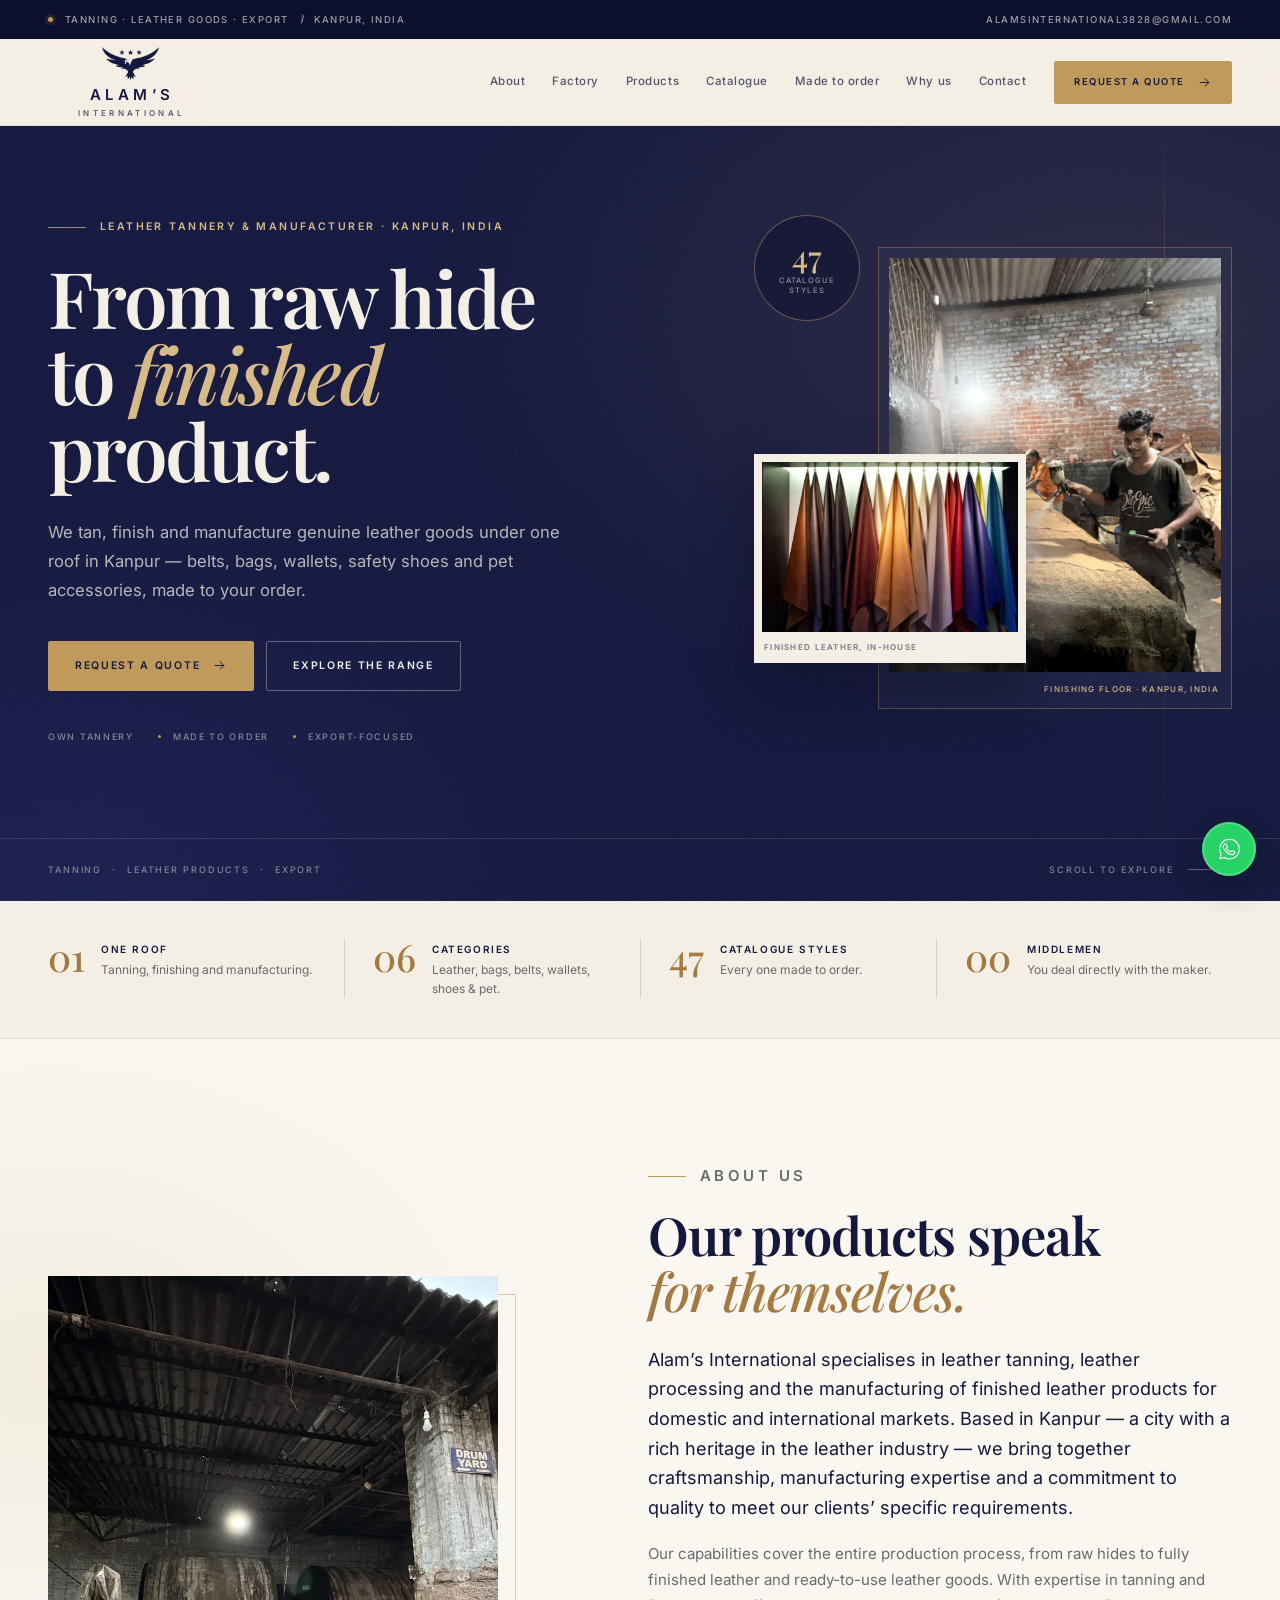
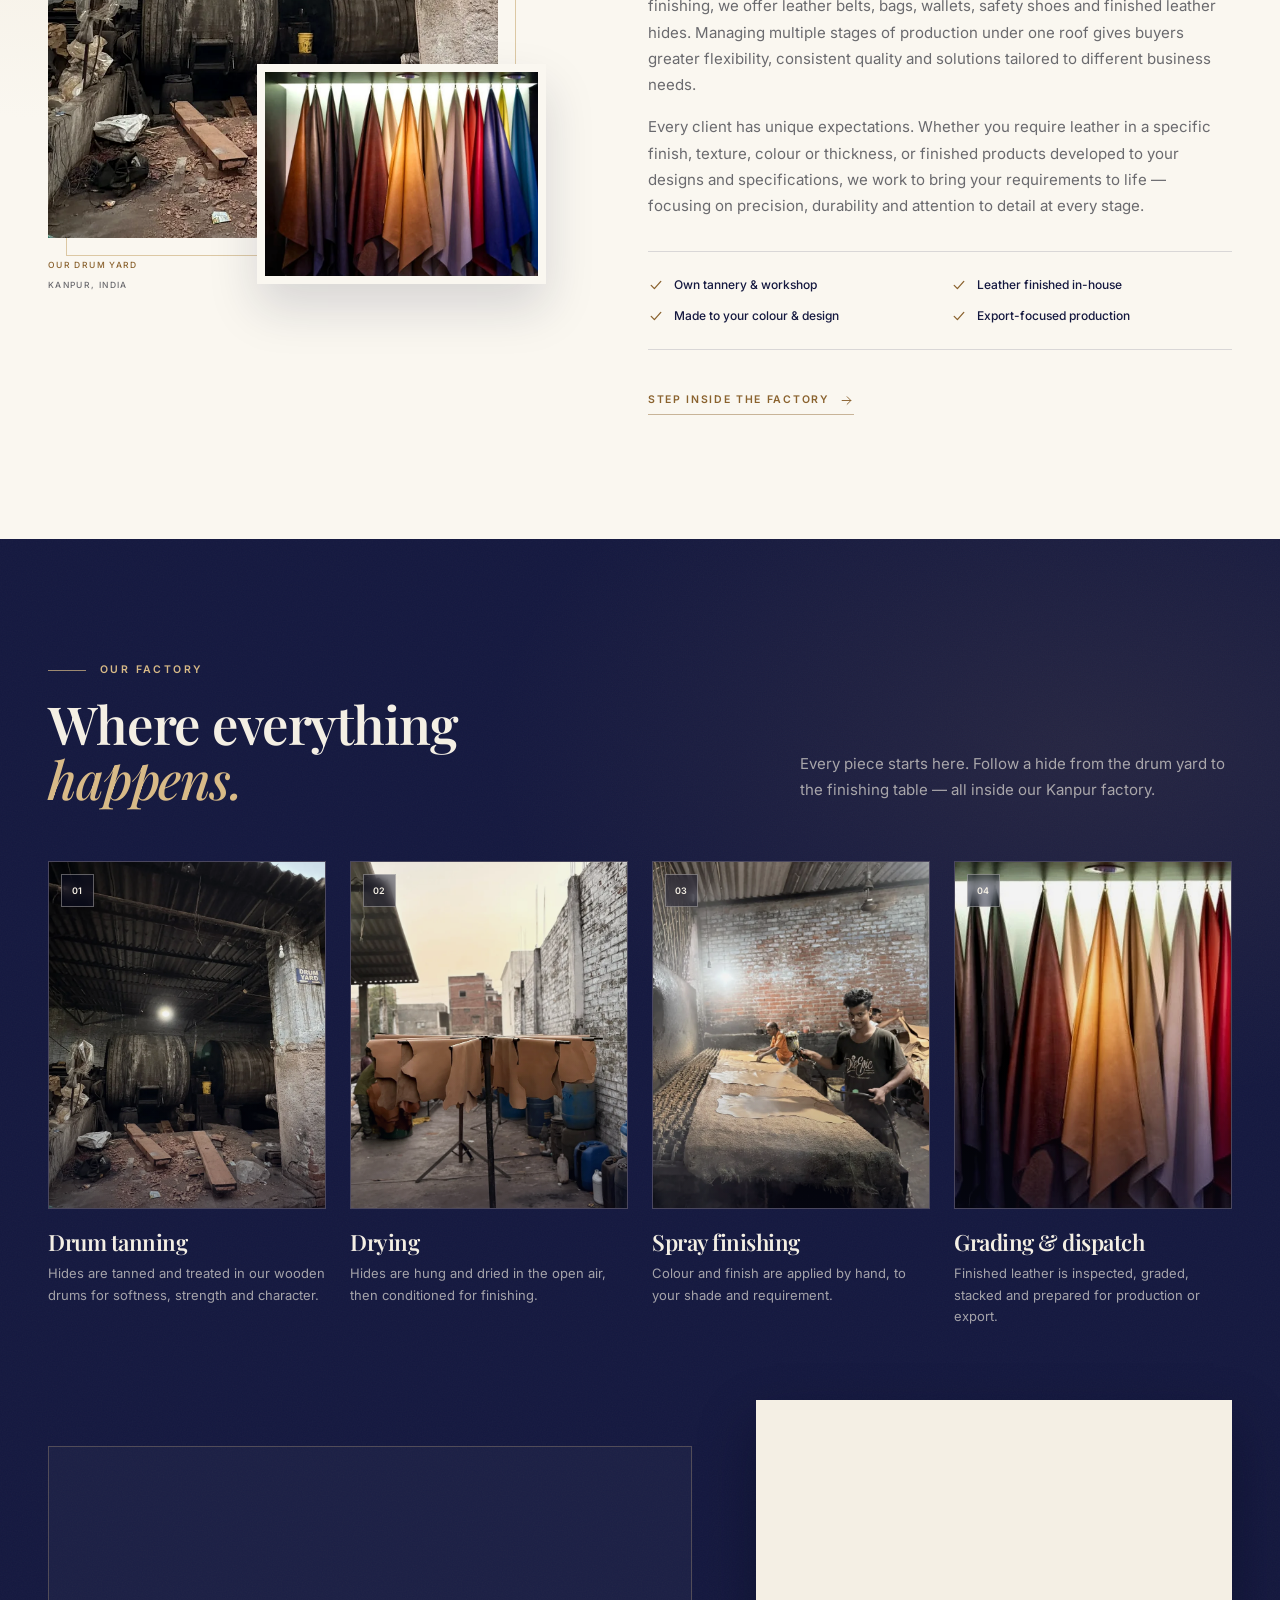
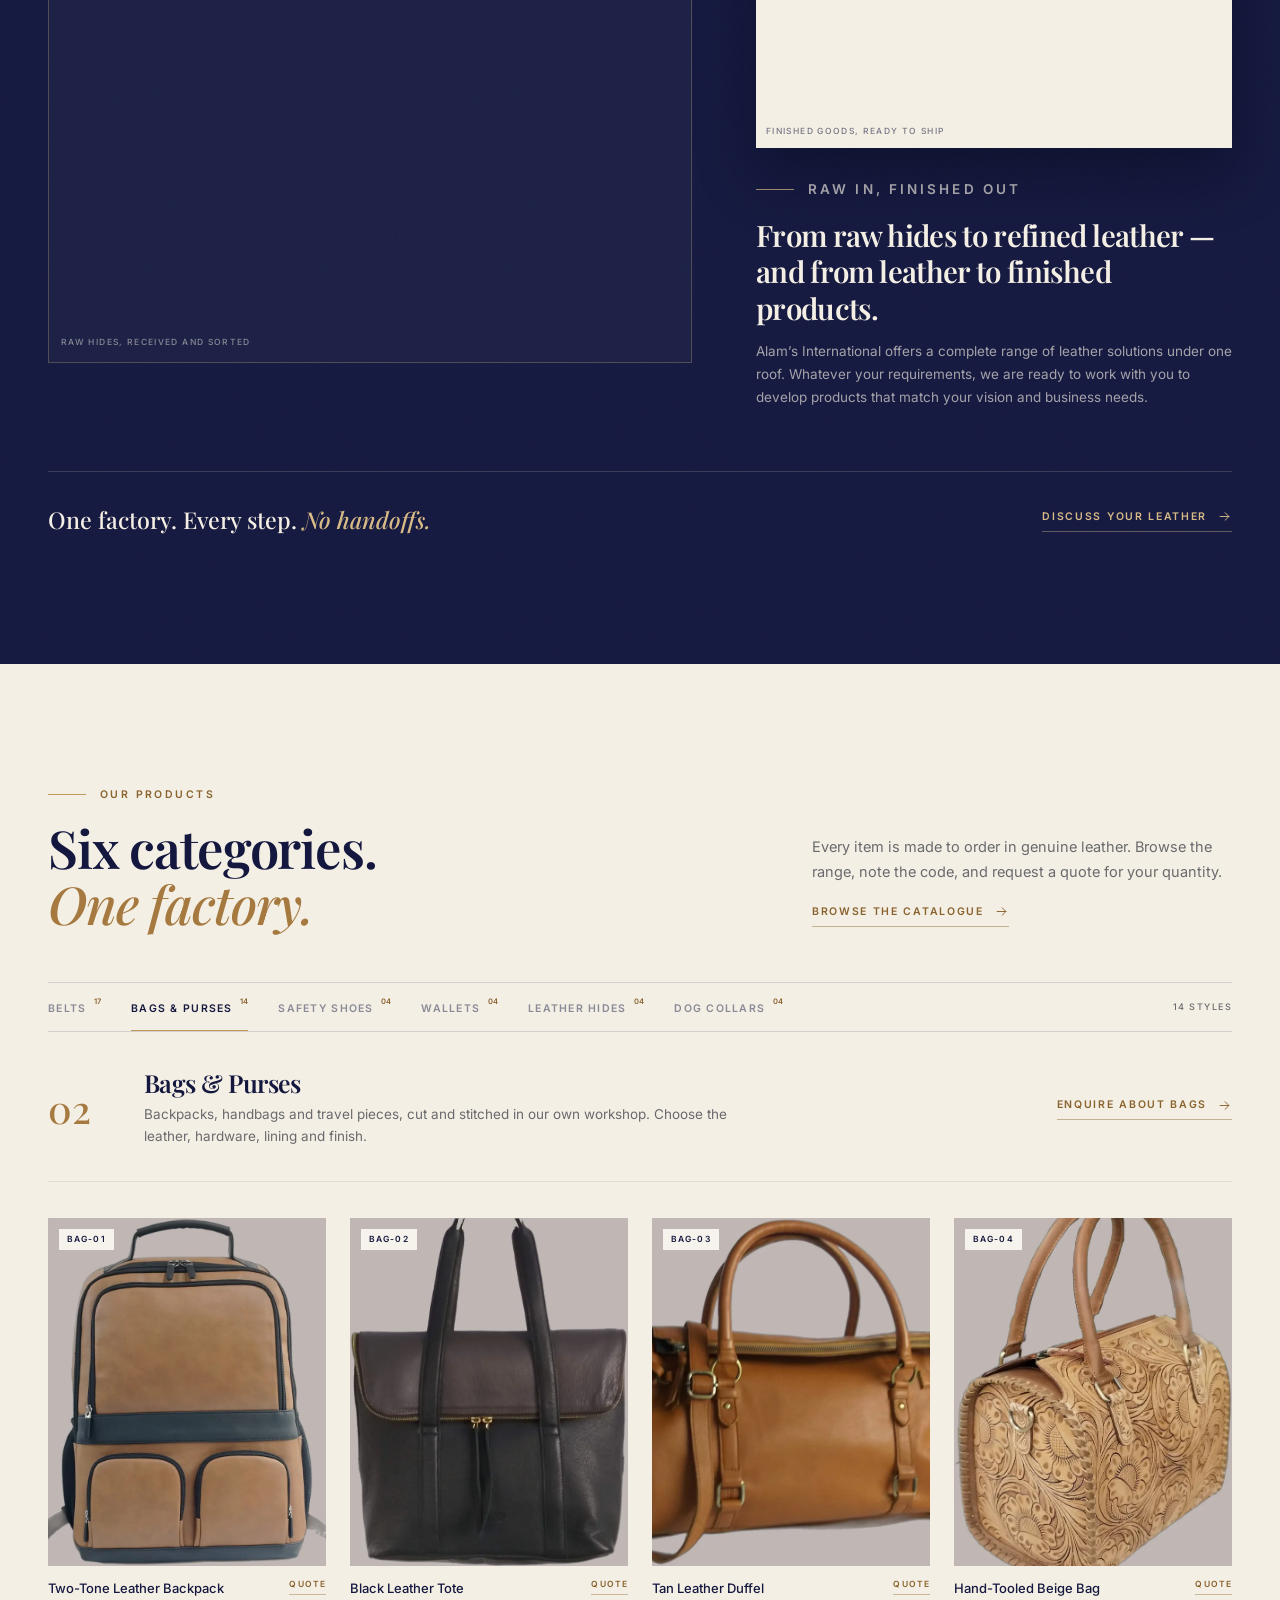
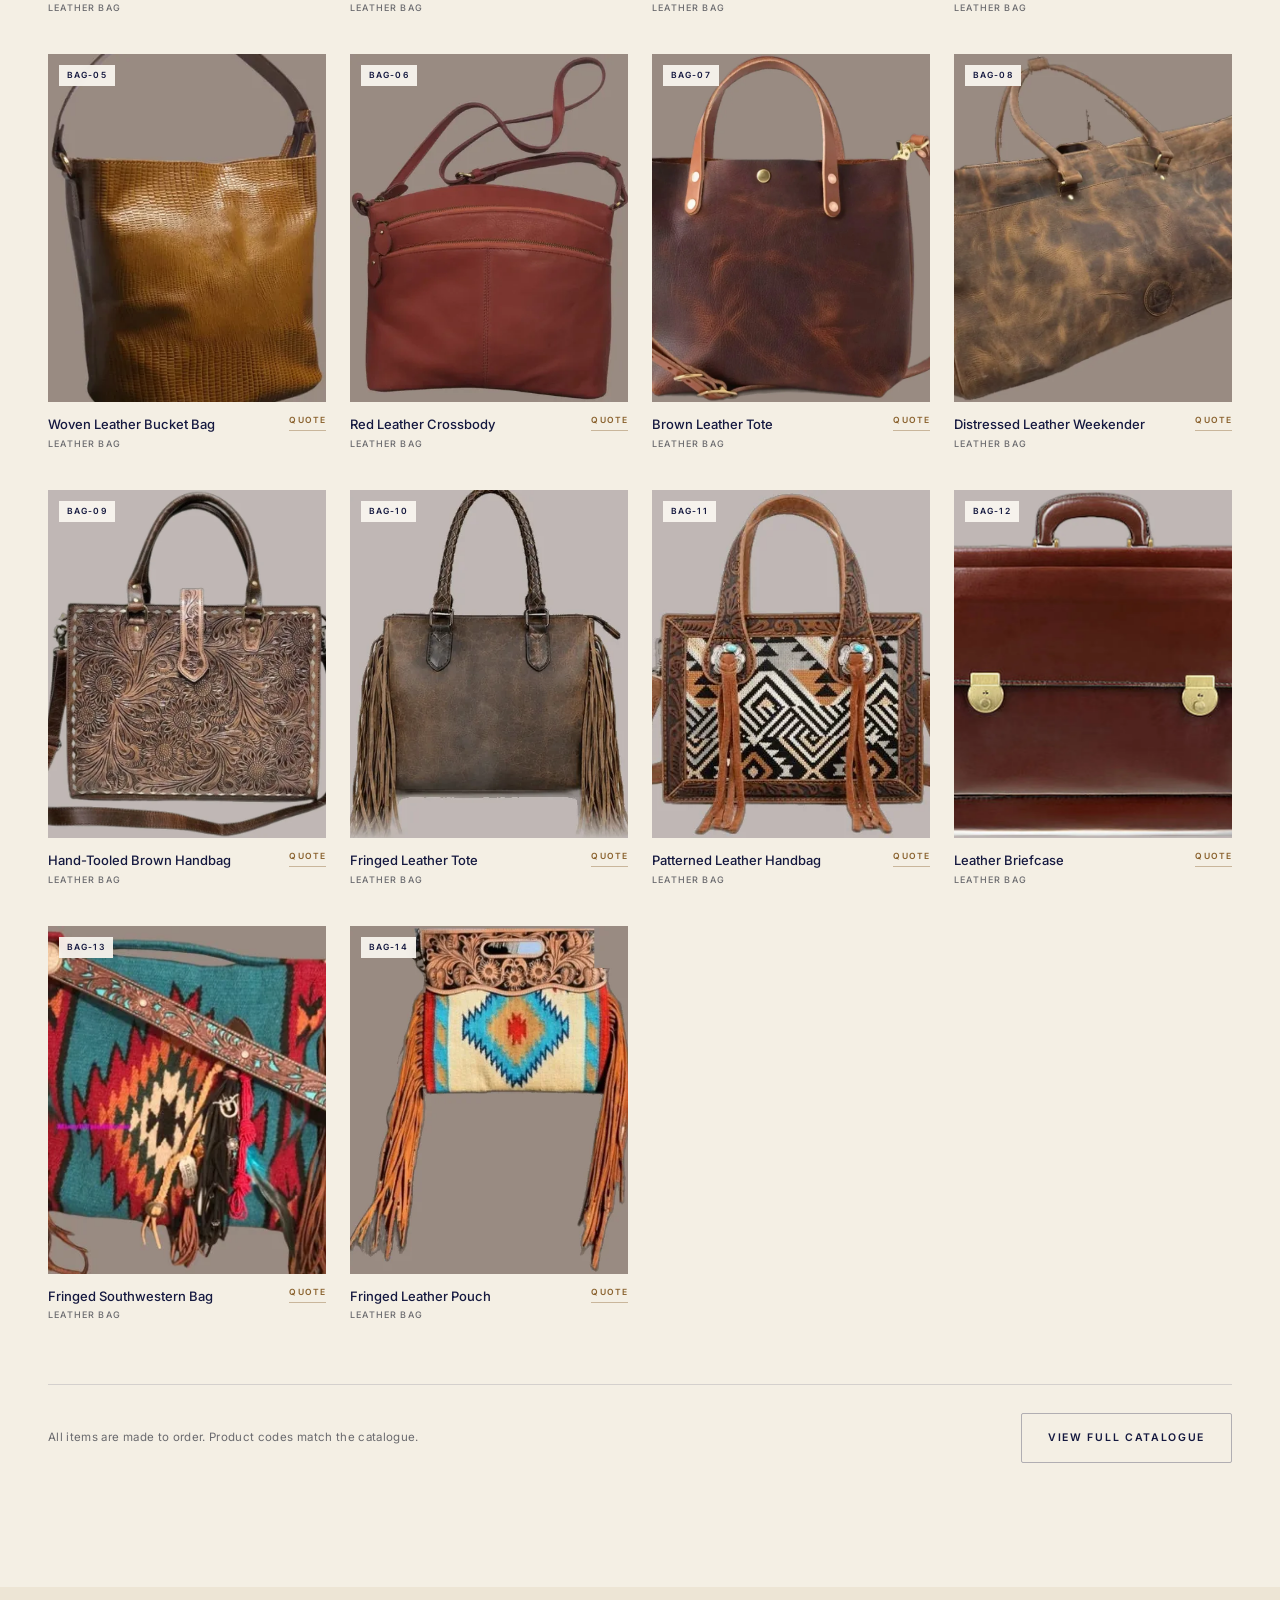
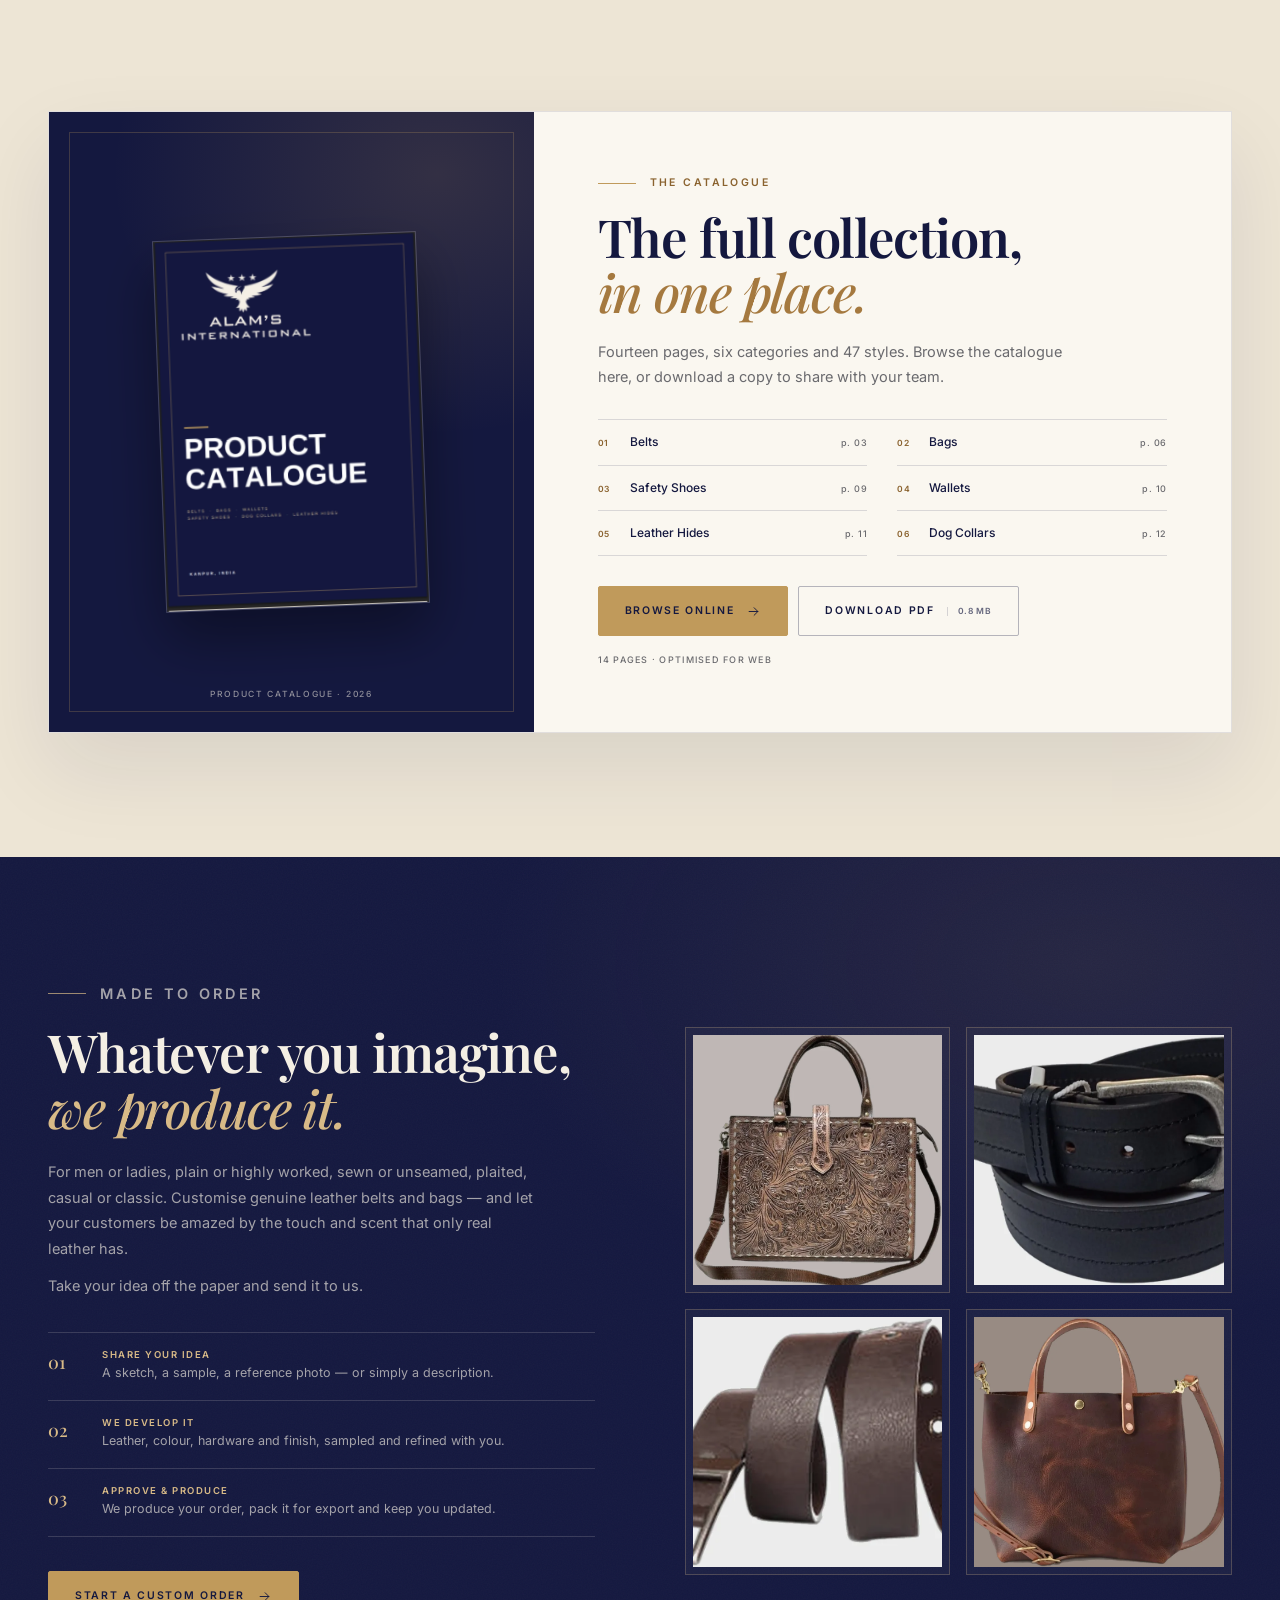
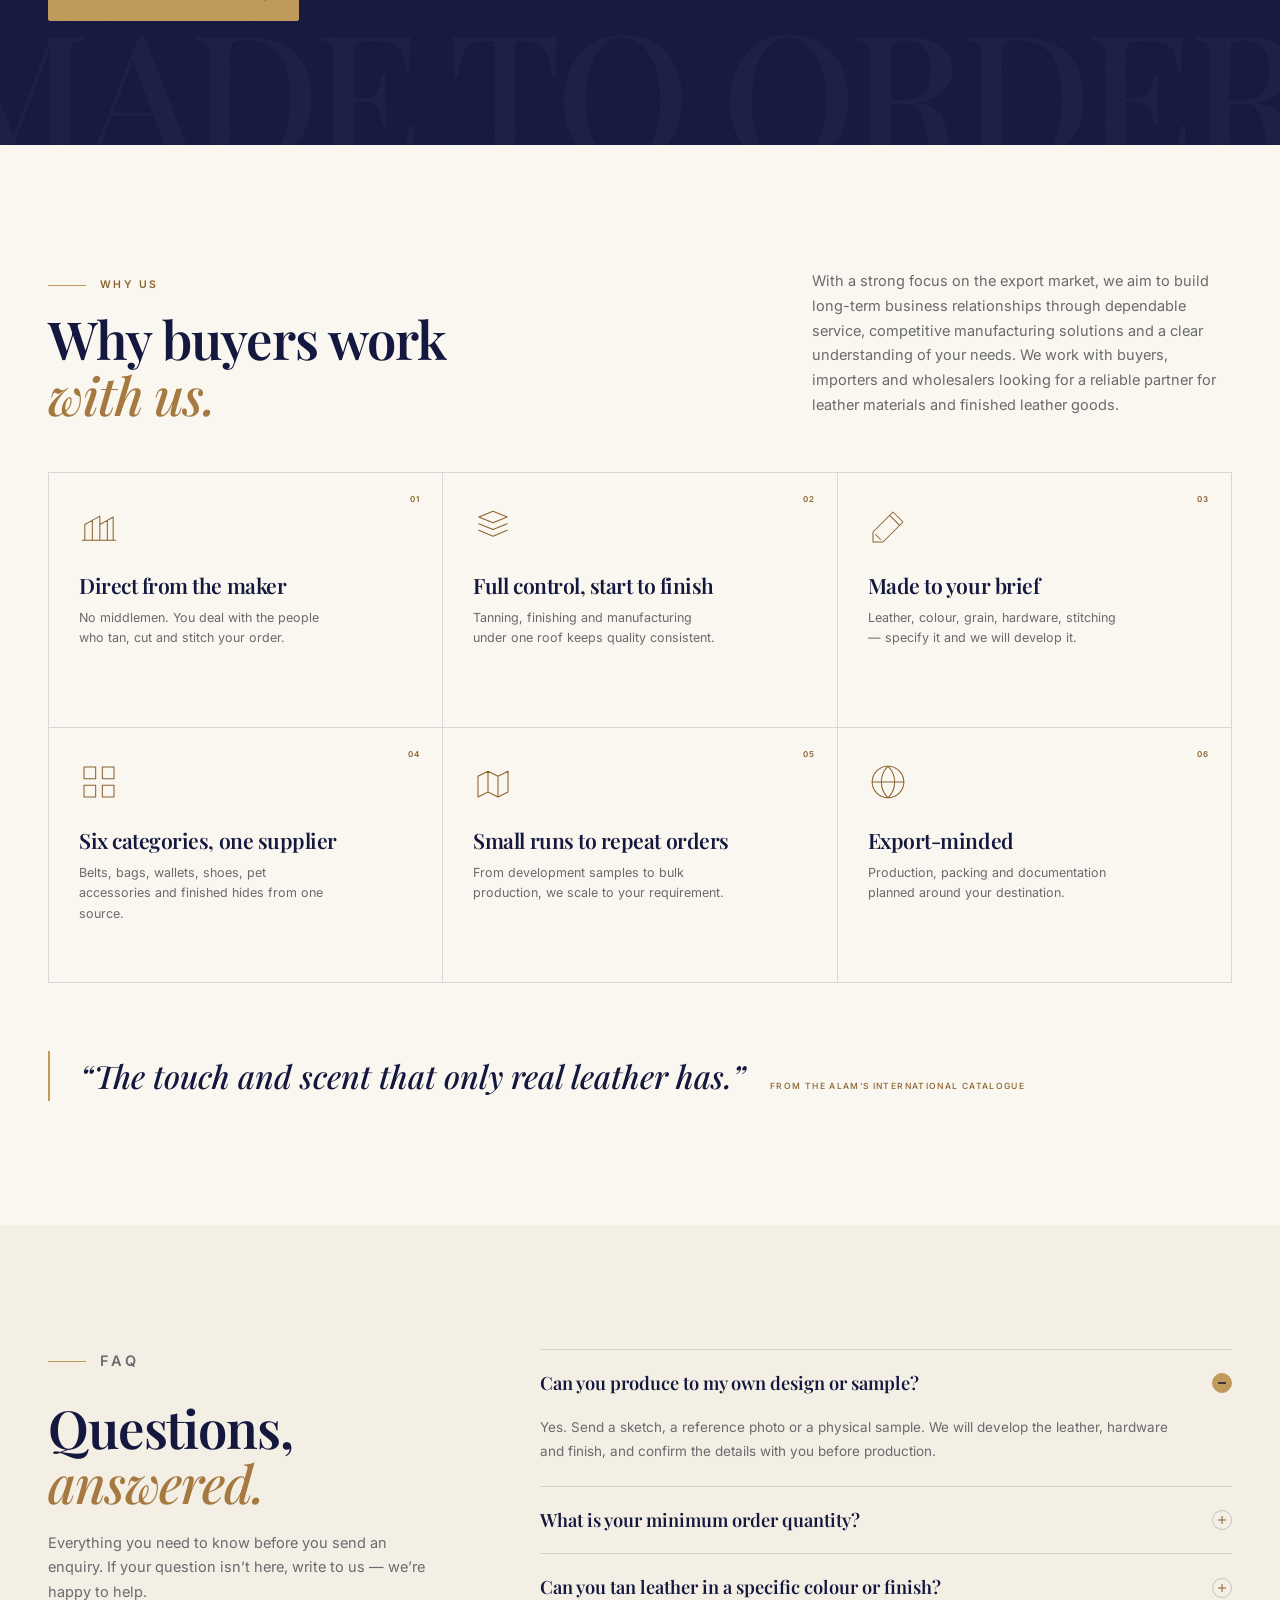
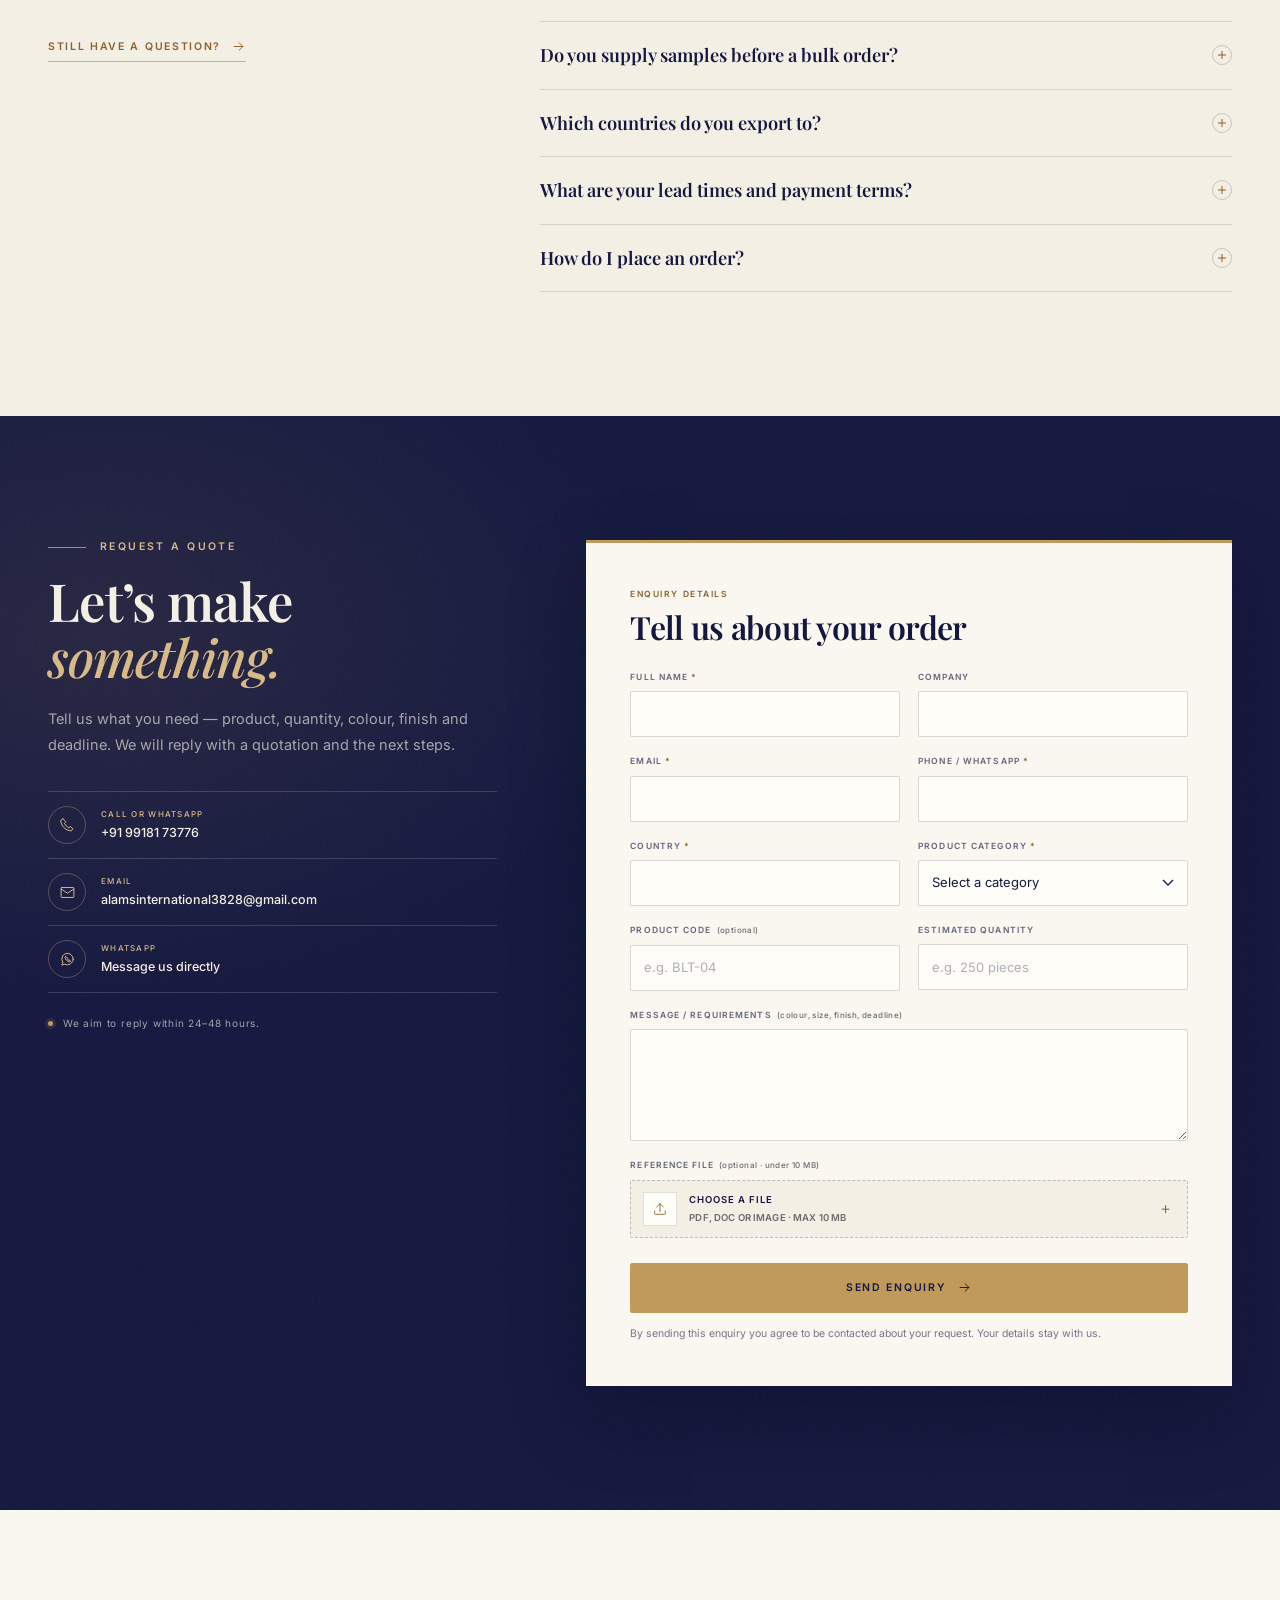
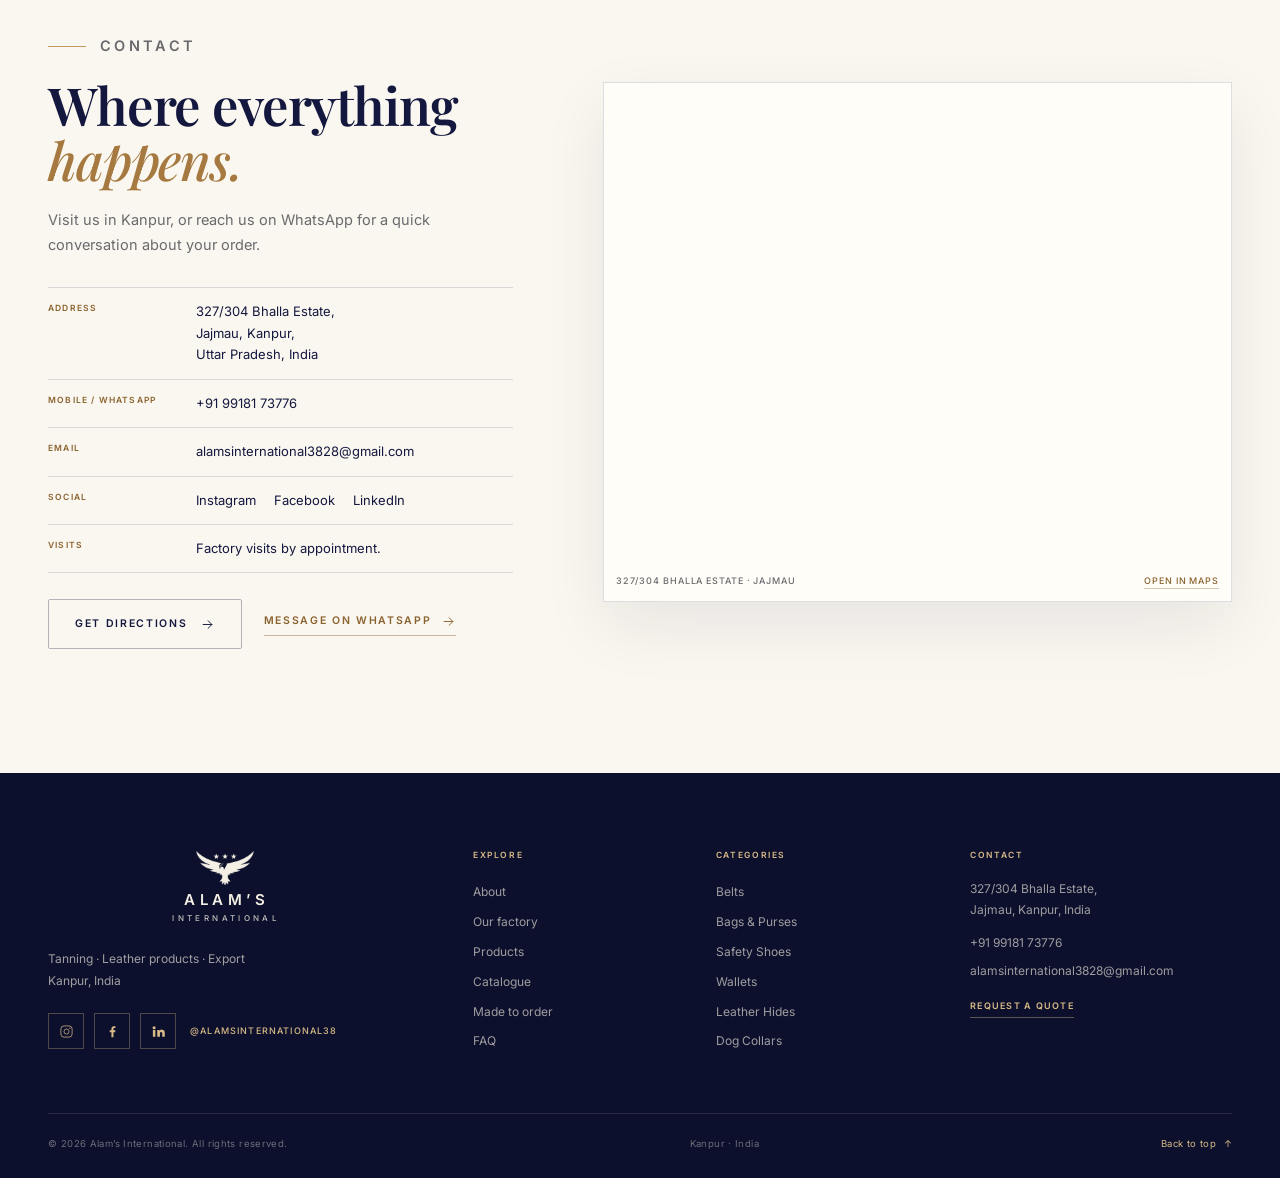
<file: index.html>
<!DOCTYPE html>
<html lang="en">
<head>
  <meta charset="UTF-8">
  <meta name="viewport" content="width=device-width, initial-scale=1.0">
  <meta name="color-scheme" content="light">
  <meta name="theme-color" content="#14183F">

  <title>Alam’s International | Leather Tannery &amp; Exporter, Kanpur</title>
  <meta name="description" content="Direct-from-factory leather hides, bags, belts, wallets, safety shoes and dog collars. Tanned and made to order in Kanpur, India for the export market.">
  <meta name="robots" content="index, follow">
  <meta name="author" content="Alam’s International">

  <link rel="canonical" href="https://alamsinternational.com/">
  <meta property="og:type" content="website">
  <meta property="og:url" content="https://alamsinternational.com/">
  <meta property="og:title" content="Alam’s International | Leather Tannery &amp; Exporter, Kanpur">
  <meta property="og:description" content="From raw hide to finished product. Genuine leather goods, tanned and made to order in Kanpur, India.">
  <meta property="og:image" content="https://alamsinternational.com/assets/img/og-image.jpg">
  <meta property="og:image:width" content="1200">
  <meta property="og:image:height" content="630">
  <meta property="og:image:alt" content="Alam’s International — leather tannery and leather goods manufacturer, Kanpur, India">
  <meta property="og:locale" content="en_IN">
  <meta property="og:site_name" content="Alam’s International">
  <meta name="twitter:card" content="summary_large_image">
  <meta name="twitter:title" content="Alam’s International | Leather Tannery &amp; Exporter, Kanpur">
  <meta name="twitter:description" content="From raw hide to finished product. Genuine leather goods, tanned and made to order in Kanpur, India.">
  <meta name="twitter:image" content="https://alamsinternational.com/assets/img/og-image.jpg">

  <link rel="icon" type="image/png" sizes="32x32" href="assets/img/favicon-32.png">
  <link rel="icon" type="image/png" sizes="512x512" href="assets/img/favicon-512.png">
  <link rel="apple-touch-icon" href="assets/img/favicon-180.png">
  <link rel="manifest" href="site.webmanifest">

  <link rel="preload" href="assets/fonts/playfair-display-latin.woff2" as="font" type="font/woff2" crossorigin>
  <link rel="preload" href="assets/fonts/inter-latin.woff2" as="font" type="font/woff2" crossorigin>
  <link rel="stylesheet" href="assets/css/styles.css">

  <script>document.documentElement.classList.add('js');</script>

  <script type="application/ld+json">
  {
    "@context": "https://schema.org",
    "@type": "LocalBusiness",
    "name": "Alam’s International",
    "description": "Leather tannery and manufacturer of finished leather goods in Kanpur, India. Belts, bags, wallets, safety shoes, dog collars and leather hides, made to order for the export market.",
    "url": "https://alamsinternational.com/",
    "image": "https://alamsinternational.com/assets/img/og-image.jpg",
    "email": "alamsinternational3828@gmail.com",
    "telephone": "+91-9918173776",
    "address": {
      "@type": "PostalAddress",
      "streetAddress": "327/304 Bhalla Estate, Jajmau",
      "addressLocality": "Kanpur",
      "addressRegion": "Uttar Pradesh",
      "addressCountry": "IN"
    },
    "sameAs": [
      "https://www.instagram.com/alamsinternational38",
      "https://www.facebook.com/share/1DSDqo3j2N/",
      "https://www.linkedin.com/in/alam%E2%80%99s-international-46580b386"
    ],
    "priceRange": "$$"
  }
  </script>
</head>
<body>
  <a class="skip-link" href="#main">Skip to content</a>

  <div class="topbar">
    <div class="container topbar-inner">
      <p class="topbar-note"><span class="status-dot" aria-hidden="true"></span> Tanning · Leather goods · Export <span class="topbar-sep">/</span> Kanpur, India</p>
      <p class="topbar-place"><span class="status-dot" aria-hidden="true"></span> Kanpur, India</p>
      <div class="topbar-links">
        <a href="mailto:alamsinternational3828@gmail.com">alamsinternational3828@gmail.com</a>
      </div>
    </div>
  </div>

  <header class="site-header" id="site-header">
    <div class="container header-inner">
      <a class="brand" href="#home" aria-label="Alam’s International — home">
        <span class="brand-lockup">
          <span class="brand-eagle" aria-hidden="true"></span>
          <span class="brand-name">Alam’s</span>
          <span class="brand-sub">International</span>
        </span>
      </a>

      <nav class="primary-nav" aria-label="Primary">
        <a href="#about" data-nav="about">About</a>
        <a href="#factory" data-nav="factory">Factory</a>
        <a href="#products" data-nav="products">Products</a>
        <a href="#catalogue" data-nav="catalogue">Catalogue</a>
        <a href="#made-to-order" data-nav="made-to-order">Made to order</a>
        <a href="#why-us" data-nav="why-us">Why us</a>
        <a href="#contact" data-nav="contact">Contact</a>
      </nav>

      <div class="header-actions">
        <a class="btn btn-gold header-cta" href="#quote">
          Request a quote
          <svg viewBox="0 0 24 24" aria-hidden="true"><path d="M5 12h14M13 6l6 6-6 6"/></svg>
        </a>
        <button class="nav-toggle" id="nav-toggle" type="button" aria-label="Open menu" aria-expanded="false" aria-controls="mobile-menu">
          <span></span><span></span>
        </button>
      </div>
    </div>
  </header>

  <div class="mobile-menu" id="mobile-menu" aria-hidden="true" inert>
    <div class="mobile-menu-head">
      <a href="#home" class="mobile-brand" aria-label="Alam’s International — home">
        <span class="brand-lockup brand-lockup--light">
          <span class="brand-eagle" aria-hidden="true"></span>
          <span class="brand-name">Alam’s</span>
          <span class="brand-sub">International</span>
        </span>
      </a>
      <button class="mobile-close" id="mobile-close" type="button" aria-label="Close menu">
        <span></span><span></span>
      </button>
    </div>

    <nav class="mobile-nav" aria-label="Mobile">
      <a href="#about"><span>01</span>About</a>
      <a href="#factory"><span>02</span>Our factory</a>
      <a href="#products"><span>03</span>Products</a>
      <a href="#catalogue"><span>04</span>Catalogue</a>
      <a href="#made-to-order"><span>05</span>Made to order</a>
      <a href="#why-us"><span>06</span>Why us</a>
      <a href="#faq"><span>07</span>FAQ</a>
      <a href="#contact"><span>08</span>Contact</a>
    </nav>

    <div class="mobile-menu-foot">
      <a class="btn btn-gold" href="#quote">Request a quote
        <svg viewBox="0 0 24 24" aria-hidden="true"><path d="M5 12h14M13 6l6 6-6 6"/></svg>
      </a>
      <div class="mobile-contact">
        <a href="tel:+919918173776">+91 99181 73776</a>
        <a href="mailto:alamsinternational3828@gmail.com">alamsinternational3828@gmail.com</a>
        <div class="mobile-socials">
          <a href="https://www.instagram.com/alamsinternational38" target="_blank" rel="noopener" aria-label="Instagram">
            <svg viewBox="0 0 24 24" aria-hidden="true"><rect x="3" y="3" width="18" height="18" rx="5"/><circle cx="12" cy="12" r="4"/><circle cx="17.5" cy="6.5" r="1" fill="currentColor" stroke="none"/></svg>
          </a>
          <a href="https://www.facebook.com/share/1DSDqo3j2N/" target="_blank" rel="noopener" aria-label="Facebook">
            <svg viewBox="0 0 24 24" aria-hidden="true"><path d="M13.5 21v-8h2.7l.4-3.1h-3.1V7.9c0-.9.25-1.5 1.55-1.5h1.65V3.63A22 22 0 0 0 14.3 3.5c-2.4 0-4 1.45-4 4.12V9.9H7.6V13h2.7v8z"/></svg>
          </a>
          <a href="https://www.linkedin.com/in/alam%E2%80%99s-international-46580b386" target="_blank" rel="noopener" aria-label="LinkedIn">
            <svg viewBox="0 0 24 24" aria-hidden="true"><path d="M4.98 3.5a2.5 2.5 0 11-.01 5 2.5 2.5 0 01.01-5zM3 9.5h4v11H3zM10 9.5h3.8v1.5h.05a4.2 4.2 0 013.75-2c4 0 4.4 2.5 4.4 5.8v5.7h-4v-5.05c0-1.2-.02-2.75-1.7-2.75-1.7 0-1.95 1.3-1.95 2.65v5.15H10z"/></svg>
          </a>
        </div>
      </div>
    </div>
  </div>

  <main id="main">
    <!-- Hero -->
    <section class="hero" id="home">
      <div class="container hero-grid">
        <div class="hero-content">
          <p class="eyebrow eyebrow--light">Leather tannery &amp; manufacturer · Kanpur, India</p>
          <h1 class="hero-title">From raw hide<br>to <em>finished</em><br>product.</h1>
          <p class="hero-text">We tan, finish and manufacture genuine leather goods under one roof in Kanpur — belts, bags, wallets, safety shoes and pet accessories, made to your order.</p>
          <div class="hero-actions">
            <a class="btn btn-gold" href="#quote">
              Request a quote
              <svg viewBox="0 0 24 24" aria-hidden="true"><path d="M5 12h14M13 6l6 6-6 6"/></svg>
            </a>
            <a class="btn btn-ghost" href="#products">Explore the range</a>
          </div>
          <p class="hero-meta"><span>Own tannery</span><span>Made to order</span><span>Export-focused</span></p>
        </div>

        <div class="hero-visual">
          <figure class="hero-shot hero-shot--main">
            <div class="hero-shot-frame">
              <img src="assets/img/factory-finishing-1200.webp"
                   srcset="assets/img/factory-finishing-800.webp 800w, assets/img/factory-finishing-1200.webp 1200w"
                   sizes="(max-width: 1024px) 76vw, 390px"
                   width="1200" height="1600"
                   alt="A worker hand-spraying finish onto leather hides in the Alam’s International factory in Kanpur"
                   fetchpriority="high">
            </div>
            <figcaption>Finishing floor · Kanpur, India</figcaption>
          </figure>

          <figure class="hero-shot hero-shot--inset">
            <img src="assets/img/factory-hides-card.webp" width="800" height="560"
                 alt="Finished leather hides in tan, brown, red and blue hanging in the tannery"
                 fetchpriority="high">
            <figcaption>Finished leather, in-house</figcaption>
          </figure>

          <div class="hero-mark" aria-hidden="true">
            <span>47</span>
            <small>Catalogue<br>styles</small>
          </div>
        </div>
      </div>

      <div class="hero-foot">
        <div class="container hero-foot-inner">
          <p>Tanning <span>·</span> Leather products <span>·</span> Export</p>
          <a class="scroll-cue" href="#about">Scroll to explore <span class="scroll-line" aria-hidden="true"></span></a>
        </div>
      </div>
    </section>

    <!-- At a glance -->
    <section class="stats" aria-label="Alam’s International at a glance">
      <div class="container">
        <div class="stats-grid">
          <div class="stat" data-reveal>
            <span class="stat-num">01</span>
            <div>
              <h3>One roof</h3>
              <p>Tanning, finishing and manufacturing.</p>
            </div>
          </div>
          <div class="stat" data-reveal style="--delay: 80ms">
            <span class="stat-num">06</span>
            <div>
              <h3>Categories</h3>
              <p>Leather, bags, belts, wallets, shoes &amp; pet.</p>
            </div>
          </div>
          <div class="stat" data-reveal style="--delay: 160ms">
            <span class="stat-num">47</span>
            <div>
              <h3>Catalogue styles</h3>
              <p>Every one made to order.</p>
            </div>
          </div>
          <div class="stat" data-reveal style="--delay: 240ms">
            <span class="stat-num">00</span>
            <div>
              <h3>Middlemen</h3>
              <p>You deal directly with the maker.</p>
            </div>
          </div>
        </div>
      </div>
    </section>

    <!-- About -->
    <section class="section about" id="about">
      <div class="container about-grid">
        <div class="about-media" data-reveal>
          <figure class="about-main">
            <img src="assets/img/factory-drums-1200.webp"
                 srcset="assets/img/factory-drums-800.webp 800w, assets/img/factory-drums-1200.webp 1200w"
                 sizes="(max-width: 900px) 90vw, 520px"
                 width="1200" height="1600"
                 alt="The wooden tanning drums in the drum yard at Alam’s International, Kanpur"
                 loading="lazy" decoding="async">
          </figure>
          <figure class="about-inset">
            <img src="assets/img/factory-hides-card.webp" width="800" height="560"
                 alt="A row of finished leather hides in warm tan, brown, red and blue"
                 loading="lazy" decoding="async">
          </figure>
          <p class="about-caption"><span>Our drum yard</span><span>Kanpur, India</span></p>
        </div>

        <div class="about-copy" data-reveal>
          <p class="eyebrow">About us</p>
          <h2>Our products speak<br><em>for themselves.</em></h2>
          <p class="lead">Alam’s International specialises in leather tanning, leather processing and the manufacturing of finished leather products for domestic and international markets. Based in Kanpur — a city with a rich heritage in the leather industry — we bring together craftsmanship, manufacturing expertise and a commitment to quality to meet our clients’ specific requirements.</p>
          <p>Our capabilities cover the entire production process, from raw hides to fully finished leather and ready-to-use leather goods. With expertise in tanning and finishing, we offer leather belts, bags, wallets, safety shoes and finished leather hides. Managing multiple stages of production under one roof gives buyers greater flexibility, consistent quality and solutions tailored to different business needs.</p>
          <p>Every client has unique expectations. Whether you require leather in a specific finish, texture, colour or thickness, or finished products developed to your designs and specifications, we work to bring your requirements to life — focusing on precision, durability and attention to detail at every stage.</p>

          <ul class="check-list">
            <li><svg viewBox="0 0 20 20" aria-hidden="true"><path d="M4 10.5l4 4 8-9"/></svg>Own tannery &amp; workshop</li>
            <li><svg viewBox="0 0 20 20" aria-hidden="true"><path d="M4 10.5l4 4 8-9"/></svg>Leather finished in-house</li>
            <li><svg viewBox="0 0 20 20" aria-hidden="true"><path d="M4 10.5l4 4 8-9"/></svg>Made to your colour &amp; design</li>
            <li><svg viewBox="0 0 20 20" aria-hidden="true"><path d="M4 10.5l4 4 8-9"/></svg>Export-focused production</li>
          </ul>

          <a class="text-link" href="#factory">Step inside the factory
            <svg viewBox="0 0 24 24" aria-hidden="true"><path d="M5 12h14M13 6l6 6-6 6"/></svg>
          </a>
        </div>
      </div>
    </section>

    <!-- Factory -->
    <section class="section section--dark factory" id="factory">
      <div class="container">
        <div class="section-head section-head--dark">
          <div>
            <p class="eyebrow eyebrow--light">Our factory</p>
            <h2>Where everything <em>happens.</em></h2>
          </div>
          <p class="section-intro">Every piece starts here. Follow a hide from the drum yard to the finishing table — all inside our Kanpur factory.</p>
        </div>

        <div class="factory-grid">
          <article class="factory-step" data-reveal>
            <div class="step-media">
              <img src="assets/img/factory-drums-1200.webp"
                   srcset="assets/img/factory-drums-800.webp 800w, assets/img/factory-drums-1200.webp 1200w"
                   sizes="(max-width: 560px) 90vw, (max-width: 900px) 44vw, 290px"
                   width="1200" height="1600"
                   alt="Two large wooden tanning drums under a corrugated roof at the drum yard"
                   loading="lazy" decoding="async">
              <span class="step-num">01</span>
            </div>
            <h3>Drum tanning</h3>
            <p>Hides are tanned and treated in our wooden drums for softness, strength and character.</p>
          </article>

          <article class="factory-step" data-reveal style="--delay: 90ms">
            <div class="step-media">
              <img src="assets/img/factory-drying-1200.webp"
                   srcset="assets/img/factory-drying-800.webp 800w, assets/img/factory-drying-1200.webp 1200w"
                   sizes="(max-width: 560px) 90vw, (max-width: 900px) 44vw, 290px"
                   width="1200" height="1600"
                   alt="Leather hides hanging to dry on a rotating rack in the open air"
                   loading="lazy" decoding="async">
              <span class="step-num">02</span>
            </div>
            <h3>Drying</h3>
            <p>Hides are hung and dried in the open air, then conditioned for finishing.</p>
          </article>

          <article class="factory-step" data-reveal style="--delay: 180ms">
            <div class="step-media">
              <img src="assets/img/factory-finishing-1200.webp"
                   srcset="assets/img/factory-finishing-800.webp 800w, assets/img/factory-finishing-1200.webp 1200w"
                   sizes="(max-width: 560px) 90vw, (max-width: 900px) 44vw, 290px"
                   width="1200" height="1600"
                   alt="Worker spraying colour and finish onto a leather hide by hand"
                   loading="lazy" decoding="async">
              <span class="step-num">03</span>
            </div>
            <h3>Spray finishing</h3>
            <p>Colour and finish are applied by hand, to your shade and requirement.</p>
          </article>

          <article class="factory-step" data-reveal style="--delay: 270ms">
            <div class="step-media">
              <img src="assets/img/factory-hides-card.webp"
                   width="800" height="560"
                   alt="Finished leather in green, tan, red and blue, graded and ready for production"
                   loading="lazy" decoding="async">
              <span class="step-num">04</span>
            </div>
            <h3>Grading &amp; dispatch</h3>
            <p>Finished leather is inspected, graded, stacked and prepared for production or export.</p>
          </article>
        </div>

        <div class="factory-band" data-reveal>
          <figure class="factory-band__media">
            <img src="assets/img/factory-raw-material-1200.webp"
                 srcset="assets/img/factory-raw-material-800.webp 800w, assets/img/factory-raw-material-1200.webp 1200w"
                 sizes="(max-width: 900px) 90vw, 620px"
                 width="1200" height="900"
                 alt="A pallet of raw leather hides stacked and wrapped in the store at Alam&#8217;s International, Kanpur"
                 loading="lazy" decoding="async">
            <figcaption>Raw hides, received and sorted</figcaption>
          </figure>

          <div class="factory-band__side">
            <figure class="factory-band__product">
              <img src="assets/img/hero-product-1200.webp"
                   width="1200" height="800"
                   alt="A black woven-leather handbag with polished silver buckles, finished by Alam&#8217;s International"
                   loading="lazy" decoding="async">
              <figcaption>Finished goods, ready to ship</figcaption>
            </figure>

            <div class="factory-band__copy">
              <p class="eyebrow eyebrow--light">Raw in, finished out</p>
              <h3>From raw hides to refined leather &#8212; and from leather to finished products.</h3>
              <p>Alam&#8217;s International offers a complete range of leather solutions under one roof. Whatever your requirements, we are ready to work with you to develop products that match your vision and business needs.</p>
            </div>
          </div>
        </div>

        <div class="factory-foot" data-reveal>
          <p class="factory-line">One factory. Every step. <em>No handoffs.</em></p>
          <a class="text-link text-link--light" href="#quote">Discuss your leather
            <svg viewBox="0 0 24 24" aria-hidden="true"><path d="M5 12h14M13 6l6 6-6 6"/></svg>
          </a>
        </div>
      </div>
    </section>

    <!-- Products -->
    <section class="section products" id="products">
      <div class="container">
        <div class="section-head section-head--split">
          <div>
            <p class="eyebrow">Our products</p>
            <h2>Six categories.<br><em>One factory.</em></h2>
          </div>
          <div class="section-aside">
            <p>Every item is made to order in genuine leather. Browse the range, note the code, and request a quote for your quantity.</p>
            <a class="text-link" href="#catalogue">Browse the catalogue
              <svg viewBox="0 0 24 24" aria-hidden="true"><path d="M5 12h14M13 6l6 6-6 6"/></svg>
            </a>
          </div>
        </div>

        <div class="product-toolbar">
          <div class="product-tabs" role="tablist" aria-label="Product categories">
            <button class="product-tab" type="button" role="tab" aria-selected="false" data-cat="belts">Belts <sup>17</sup></button>
            <button class="product-tab is-active" type="button" role="tab" aria-selected="true" data-cat="bags">Bags &amp; Purses <sup>14</sup></button>
            <button class="product-tab" type="button" role="tab" aria-selected="false" data-cat="shoes">Safety Shoes <sup>04</sup></button>
            <button class="product-tab" type="button" role="tab" aria-selected="false" data-cat="wallets">Wallets <sup>04</sup></button>
            <button class="product-tab" type="button" role="tab" aria-selected="false" data-cat="hides">Leather Hides <sup>04</sup></button>
            <button class="product-tab" type="button" role="tab" aria-selected="false" data-cat="dogs">Dog Collars <sup>04</sup></button>
          </div>
          <p class="product-count"><span id="product-count">14</span> styles</p>
        </div>

        <div class="category-intro" id="category-intro">
          <span class="cat-index" id="cat-index">02</span>
          <div class="cat-copy">
            <h3 id="cat-title">Bags &amp; Purses</h3>
            <p id="cat-desc">Backpacks, handbags and travel pieces, cut and stitched in our own workshop. Choose the leather, hardware, lining and finish.</p>
          </div>
          <button class="text-link cat-link" type="button" id="cat-link" data-cat-quote="bags"><span id="cat-link-label">Enquire about bags</span>
            <svg viewBox="0 0 24 24" aria-hidden="true"><path d="M5 12h14M13 6l6 6-6 6"/></svg>
          </button>
        </div>

        <div class="product-grid" id="product-grid" data-cat="bags" role="tabpanel" aria-live="polite"></div>

        <noscript>
          <p class="noscript-note">Our product gallery needs JavaScript. You can still browse every style in the <a href="assets/catalogue/alam-international-catalogue.pdf">PDF catalogue</a>, or <a href="#quote">send us an enquiry</a>.</p>
        </noscript>

        <div class="products-foot">
          <p>All items are made to order. Product codes match the catalogue.</p>
          <a class="btn btn-outline" href="#catalogue">View full catalogue</a>
        </div>
      </div>
    </section>

    <!-- Catalogue -->
    <section class="section catalogue-section" id="catalogue">
      <div class="container">
        <div class="catalogue-card" data-reveal>
          <div class="catalogue-visual">
            <img src="assets/img/catalogue/cover.webp" width="1239" height="1753"
                 alt="Cover of the Alam’s International product catalogue"
                 loading="lazy" decoding="async">
            <p class="catalogue-tag">Product catalogue · 2026</p>
          </div>
          <div class="catalogue-content">
            <p class="eyebrow">The catalogue</p>
            <h2>The full collection,<br><em>in one place.</em></h2>
            <p class="catalogue-lead">Fourteen pages, six categories and 47 styles. Browse the catalogue here, or download a copy to share with your team.</p>

            <div class="catalogue-list">
              <button class="toc-link" type="button" data-goto-cat="belts"><span class="toc-num">01</span><span>Belts</span><span class="toc-page">p. 03</span></button>
              <button class="toc-link" type="button" data-goto-cat="bags"><span class="toc-num">02</span><span>Bags</span><span class="toc-page">p. 06</span></button>
              <button class="toc-link" type="button" data-goto-cat="shoes"><span class="toc-num">03</span><span>Safety Shoes</span><span class="toc-page">p. 09</span></button>
              <button class="toc-link" type="button" data-goto-cat="wallets"><span class="toc-num">04</span><span>Wallets</span><span class="toc-page">p. 10</span></button>
              <button class="toc-link" type="button" data-goto-cat="hides"><span class="toc-num">05</span><span>Leather Hides</span><span class="toc-page">p. 11</span></button>
              <button class="toc-link" type="button" data-goto-cat="dogs"><span class="toc-num">06</span><span>Dog Collars</span><span class="toc-page">p. 12</span></button>
            </div>

            <div class="catalogue-actions">
              <button class="btn btn-gold" type="button" data-open-catalogue>
                Browse online
                <svg viewBox="0 0 24 24" aria-hidden="true"><path d="M5 12h14M13 6l6 6-6 6"/></svg>
              </button>
              <a class="btn btn-outline" href="assets/catalogue/alam-international-catalogue.pdf" download>
                Download PDF
                <span class="btn-meta">0.8 MB</span>
              </a>
            </div>
            <p class="catalogue-note">14 pages · Optimised for web</p>
          </div>
        </div>
      </div>
    </section>

    <!-- Made to order -->
    <section class="section section--dark mto" id="made-to-order">
      <div class="container mto-grid">
        <div class="mto-copy" data-reveal>
          <p class="eyebrow eyebrow--light">Made to order</p>
          <h2>Whatever you imagine, <em>we produce it.</em></h2>
          <p>For men or ladies, plain or highly worked, sewn or unseamed, plaited, casual or classic. Customise genuine leather belts and bags — and let your customers be amazed by the touch and scent that only real leather has.</p>
          <p>Take your idea off the paper and send it to us.</p>

          <div class="mto-steps">
            <div class="mto-step">
              <span>01</span>
              <div><h3>Share your idea</h3><p>A sketch, a sample, a reference photo — or simply a description.</p></div>
            </div>
            <div class="mto-step">
              <span>02</span>
              <div><h3>We develop it</h3><p>Leather, colour, hardware and finish, sampled and refined with you.</p></div>
            </div>
            <div class="mto-step">
              <span>03</span>
              <div><h3>Approve &amp; produce</h3><p>We produce your order, pack it for export and keep you updated.</p></div>
            </div>
          </div>

          <a class="btn btn-gold" href="#quote">Start a custom order
            <svg viewBox="0 0 24 24" aria-hidden="true"><path d="M5 12h14M13 6l6 6-6 6"/></svg>
          </a>
        </div>

        <div class="mto-mosaic" data-reveal>
          <figure class="mto-tile">
            <img src="assets/img/products/bag-09.webp" width="826" height="851" alt="Hand-tooled brown leather handbag, BAG-09" loading="lazy" decoding="async">
          </figure>
          <figure class="mto-tile">
            <img src="assets/img/products/blt-02.webp" width="894" height="622" alt="Black leather belt with a silver buckle, BLT-02" loading="lazy" decoding="async">
          </figure>
          <figure class="mto-tile">
            <img src="assets/img/products/blt-13.webp" width="900" height="541" alt="Dark brown leather belt with a square buckle, BLT-13" loading="lazy" decoding="async">
          </figure>
          <figure class="mto-tile">
            <img src="assets/img/products/bag-07.webp" width="900" height="871" alt="Brown leather tote bag with top handles, BAG-07" loading="lazy" decoding="async">
          </figure>
        </div>
      </div>
    </section>

    <!-- Why us -->
    <section class="section why" id="why-us">
      <div class="container">
        <div class="section-head section-head--split">
          <div>
            <p class="eyebrow">Why us</p>
            <h2>Why buyers work<br><em>with us.</em></h2>
          </div>
          <div class="section-aside">
            <p>With a strong focus on the export market, we aim to build long-term business relationships through dependable service, competitive manufacturing solutions and a clear understanding of your needs. We work with buyers, importers and wholesalers looking for a reliable partner for leather materials and finished leather goods.</p>
          </div>
        </div>

        <div class="why-grid">
          <article class="why-card" data-reveal>
            <span class="why-num">01</span>
            <svg class="why-icon" viewBox="0 0 48 48" aria-hidden="true"><path d="M7 40V21l9-5v24M16 40V16l9-5v29M25 40V21l9-5v24M34 40V16l7-4v28M4 40h40"/></svg>
            <h3>Direct from the maker</h3>
            <p>No middlemen. You deal with the people who tan, cut and stitch your order.</p>
          </article>

          <article class="why-card" data-reveal style="--delay: 70ms">
            <span class="why-num">02</span>
            <svg class="why-icon" viewBox="0 0 48 48" aria-hidden="true"><path d="M24 5l17 7-17 7L7 12l17-7zM7 20l17 7 17-7M7 28l17 7 17-7"/></svg>
            <h3>Full control, start to finish</h3>
            <p>Tanning, finishing and manufacturing under one roof keeps quality consistent.</p>
          </article>

          <article class="why-card" data-reveal style="--delay: 140ms">
            <span class="why-num">03</span>
            <svg class="why-icon" viewBox="0 0 48 48" aria-hidden="true"><path d="M30 6l12 12L18 42H6V30L30 6zM26 10l12 12M9 33l6 6"/></svg>
            <h3>Made to your brief</h3>
            <p>Leather, colour, grain, hardware, stitching — specify it and we will develop it.</p>
          </article>

          <article class="why-card" data-reveal>
            <span class="why-num">04</span>
            <svg class="why-icon" viewBox="0 0 48 48" aria-hidden="true"><rect x="6" y="6" width="14" height="14"/><rect x="28" y="6" width="14" height="14"/><rect x="6" y="28" width="14" height="14"/><rect x="28" y="28" width="14" height="14"/></svg>
            <h3>Six categories, one supplier</h3>
            <p>Belts, bags, wallets, shoes, pet accessories and finished hides from one source.</p>
          </article>

          <article class="why-card" data-reveal style="--delay: 70ms">
            <span class="why-num">05</span>
            <svg class="why-icon" viewBox="0 0 48 48" aria-hidden="true"><path d="M6 17l12-6 12 6 12-6v25l-12 6-12-6-12 6V17zM18 11v25M30 17v25"/></svg>
            <h3>Small runs to repeat orders</h3>
            <p>From development samples to bulk production, we scale to your requirement.</p>
          </article>

          <article class="why-card" data-reveal style="--delay: 140ms">
            <span class="why-num">06</span>
            <svg class="why-icon" viewBox="0 0 48 48" aria-hidden="true"><circle cx="24" cy="24" r="19"/><path d="M5 24h38M24 5c5 5 8 12 8 19s-3 14-8 19c-5-5-8-12-8-19s3-14 8-19z"/></svg>
            <h3>Export-minded</h3>
            <p>Production, packing and documentation planned around your destination.</p>
          </article>
        </div>

        <div class="why-quote" data-reveal>
          <blockquote>“The touch and scent that only real leather has.”</blockquote>
          <p>From the Alam’s International catalogue</p>
        </div>
      </div>
    </section>

    <!-- FAQ -->
    <section class="section faq" id="faq">
      <div class="container faq-grid">
        <div class="faq-intro" data-reveal>
          <p class="eyebrow">FAQ</p>
          <h2>Questions, <em>answered.</em></h2>
          <p>Everything you need to know before you send an enquiry. If your question isn’t here, write to us — we’re happy to help.</p>
          <a class="text-link" href="#contact">Still have a question?
            <svg viewBox="0 0 24 24" aria-hidden="true"><path d="M5 12h14M13 6l6 6-6 6"/></svg>
          </a>
        </div>

        <div class="faq-list" data-reveal>
          <details name="faq" open>
            <summary><span>Can you produce to my own design or sample?</span><span class="faq-icon" aria-hidden="true"></span></summary>
            <div class="faq-answer"><p>Yes. Send a sketch, a reference photo or a physical sample. We will develop the leather, hardware and finish, and confirm the details with you before production.</p></div>
          </details>
          <details name="faq">
            <summary><span>What is your minimum order quantity?</span><span class="faq-icon" aria-hidden="true"></span></summary>
            <div class="faq-answer"><p>MOQ depends on the product, material and finish. Tell us what you have in mind and we will confirm the smallest viable run for your order.</p></div>
          </details>
          <details name="faq">
            <summary><span>Can you tan leather in a specific colour or finish?</span><span class="faq-icon" aria-hidden="true"></span></summary>
            <div class="faq-answer"><p>Yes. Colour, grain, hand-feel and finish can be developed to your shade or sample. Share a swatch or reference and we will match it as closely as the leather allows.</p></div>
          </details>
          <details name="faq">
            <summary><span>Do you supply samples before a bulk order?</span><span class="faq-icon" aria-hidden="true"></span></summary>
            <div class="faq-answer"><p>We can arrange development samples so you can check the leather and workmanship. Sample cost and timing are confirmed with your enquiry.</p></div>
          </details>
          <details name="faq">
            <summary><span>Which countries do you export to?</span><span class="faq-icon" aria-hidden="true"></span></summary>
            <div class="faq-answer"><p>We work with buyers in India and overseas. Share your destination and we will confirm shipping and documentation for your market.</p></div>
          </details>
          <details name="faq">
            <summary><span>What are your lead times and payment terms?</span><span class="faq-icon" aria-hidden="true"></span></summary>
            <div class="faq-answer"><p>Both depend on the product, quantity and season. We confirm lead time and payment terms in writing at the quotation stage, before production begins.</p></div>
          </details>
          <details name="faq">
            <summary><span>How do I place an order?</span><span class="faq-icon" aria-hidden="true"></span></summary>
            <div class="faq-answer"><p>Send an enquiry with the product code, quantity and any customisation. We will reply with a quotation, sample options and next steps.</p></div>
          </details>
        </div>
      </div>
    </section>

    <!-- Quote -->
    <section class="section quote" id="quote">
      <div class="container quote-grid">
        <div class="quote-intro" data-reveal>
          <p class="eyebrow eyebrow--light">Request a quote</p>
          <h2>Let’s make <em>something.</em></h2>
          <p>Tell us what you need — product, quantity, colour, finish and deadline. We will reply with a quotation and the next steps.</p>

          <div class="quote-contacts">
            <a href="tel:+919918173776">
              <span class="quote-icon"><svg viewBox="0 0 24 24" aria-hidden="true"><path d="M6.5 3.5l3 3-1.8 2.7a15 15 0 006.1 6.1l2.7-1.8 3 3-2 3c-8 0-15-7-15-15l3-2z"/></svg></span>
              <span><small>Call or WhatsApp</small><strong>+91 99181 73776</strong></span>
            </a>
            <a href="mailto:alamsinternational3828@gmail.com">
              <span class="quote-icon"><svg viewBox="0 0 24 24" aria-hidden="true"><rect x="3" y="5" width="18" height="14" rx="1"/><path d="M3 7l9 6 9-6"/></svg></span>
              <span><small>Email</small><strong>alamsinternational3828@gmail.com</strong></span>
            </a>
            <a href="https://wa.me/919918173776?text=Hello%20Alam%27s%20International%2C%20I%27d%20like%20to%20discuss%20an%20order." target="_blank" rel="noopener">
              <span class="quote-icon"><svg viewBox="0 0 24 24" aria-hidden="true"><path d="M20 11.5a8 8 0 01-11.8 7L4 20l1.5-4.1A8 8 0 1120 11.5z"/><path d="M8.8 8.3c-.4.7-.2 1.7.4 2.7a9.5 9.5 0 003.8 3.8c1 .6 2 .8 2.7.4l.8-.5-1.6-2-1 .5c-.8-.3-2-1.5-2.3-2.4l.5-1-2-1.6-.3.1z"/></svg></span>
              <span><small>WhatsApp</small><strong>Message us directly</strong></span>
            </a>
          </div>

          <p class="quote-note"><span class="status-dot" aria-hidden="true"></span> We aim to reply within 24–48 hours.</p>
        </div>

        <div class="quote-form-wrap" data-reveal>
          <form class="quote-form" id="quote-form"
                action="https://formsubmit.co/alamsinternational3828@gmail.com"
                method="POST" enctype="multipart/form-data"
                data-ajax="https://formsubmit.co/ajax/alamsinternational3828@gmail.com">
            <input type="hidden" name="_subject" value="New quote request — Alam’s International website">
            <input type="hidden" name="_template" value="table">
            <input type="hidden" name="_captcha" value="false">
            <input type="hidden" name="_next" id="form-next" value="">
            <input type="text" name="_honey" class="hp-field" tabindex="-1" autocomplete="off" aria-hidden="true">

            <div class="form-head">
              <p class="form-kicker">Enquiry details</p>
              <h3>Tell us about your order</h3>
              <p class="form-context" id="quote-context" hidden></p>
            </div>

            <div class="form-body">
              <div class="form-grid">
                <div class="field">
                  <label for="name">Full name <span aria-hidden="true">*</span></label>
                  <input type="text" id="name" name="Full name" autocomplete="name" required>
                </div>
                <div class="field">
                  <label for="company">Company</label>
                  <input type="text" id="company" name="Company" autocomplete="organization">
                </div>
                <div class="field">
                  <label for="email">Email <span aria-hidden="true">*</span></label>
                  <input type="email" id="email" name="Email" autocomplete="email" required>
                </div>
                <div class="field">
                  <label for="phone">Phone / WhatsApp <span aria-hidden="true">*</span></label>
                  <input type="tel" id="phone" name="Phone / WhatsApp" autocomplete="tel" required>
                </div>
                <div class="field">
                  <label for="country">Country <span aria-hidden="true">*</span></label>
                  <input type="text" id="country" name="Country" autocomplete="country-name" required>
                </div>
                <div class="field">
                  <label for="category">Product category <span aria-hidden="true">*</span></label>
                  <select id="category" name="Product category" required>
                    <option value="" selected disabled>Select a category</option>
                    <option value="Leather Hides">Leather Hides</option>
                    <option value="Bags &amp; Purses">Bags &amp; Purses</option>
                    <option value="Belts">Belts</option>
                    <option value="Wallets">Wallets</option>
                    <option value="Safety Shoes">Safety Shoes</option>
                    <option value="Dog Collars &amp; Pet Accessories">Dog Collars &amp; Pet Accessories</option>
                    <option value="Other">Other</option>
                  </select>
                </div>
                <div class="field">
                  <label for="product-code">Product code <span class="label-note">(optional)</span></label>
                  <input type="text" id="product-code" name="Product code" placeholder="e.g. BLT-04" autocomplete="off">
                </div>
                <div class="field">
                  <label for="quantity">Estimated quantity</label>
                  <input type="text" id="quantity" name="Estimated quantity" placeholder="e.g. 250 pieces" autocomplete="off">
                </div>
                <div class="field field--full">
                  <label for="message">Message / requirements <span class="label-note">(colour, size, finish, deadline)</span></label>
                  <textarea id="message" name="Message / requirements" rows="4"></textarea>
                </div>
                <div class="field field--full">
                  <label for="attachment">Reference file <span class="label-note">(optional · under 10 MB)</span></label>
                  <div class="file-control">
                    <input class="file-input" type="file" id="attachment" name="Attachment" accept="image/*,.pdf,.doc,.docx">
                    <label class="file-drop" for="attachment">
                      <span class="file-drop-icon" aria-hidden="true">
                        <svg viewBox="0 0 24 24"><path d="M12 16V4M7 9l5-5 5 5M4 15v4a1 1 0 001 1h14a1 1 0 001-1v-4"/></svg>
                      </span>
                      <span class="file-drop-copy">
                        <strong id="file-trigger-label">Choose a file</strong>
                        <small>PDF, DOC or image · max 10 MB</small>
                      </span>
                      <span class="file-drop-mark" aria-hidden="true">+</span>
                    </label>
                    <span class="file-name" id="file-name" aria-live="polite"></span>
                  </div>
                </div>
              </div>

              <div class="form-status" id="form-status" role="status" aria-live="polite"></div>

              <button class="btn btn-gold form-submit" type="submit" id="form-submit">
                <span class="btn-label">Send enquiry</span>
                <svg viewBox="0 0 24 24" aria-hidden="true"><path d="M5 12h14M13 6l6 6-6 6"/></svg>
              </button>
              <p class="form-fineprint">By sending this enquiry you agree to be contacted about your request. Your details stay with us.</p>
            </div>

            <div class="form-success" id="form-success" hidden>
              <span class="success-mark" aria-hidden="true"><svg viewBox="0 0 24 24"><path d="M4 12.5l5 5L20 6.5"/></svg></span>
              <h3>Thank you — your enquiry is on its way.</h3>
              <p>We’ll be in touch within 24–48 hours. If you’d like a faster reply, message us on WhatsApp.</p>
              <div class="success-actions">
                <a class="btn btn-gold" href="https://wa.me/919918173776" target="_blank" rel="noopener">Chat on WhatsApp</a>
                <button class="btn btn-outline" type="button" id="reset-form">Send another enquiry</button>
              </div>
            </div>
          </form>
        </div>
      </div>
    </section>

    <!-- Contact -->
    <section class="section contact" id="contact">
      <div class="container contact-grid">
        <div class="contact-info" data-reveal>
          <p class="eyebrow">Contact</p>
          <h2>Where everything <em>happens.</em></h2>
          <p>Visit us in Kanpur, or reach us on WhatsApp for a quick conversation about your order.</p>

          <div class="contact-list">
            <div class="contact-row">
              <span class="contact-label">Address</span>
              <p>327/304 Bhalla Estate,<br>Jajmau, Kanpur,<br>Uttar Pradesh, India</p>
            </div>
            <div class="contact-row">
              <span class="contact-label">Mobile / WhatsApp</span>
              <p><a href="tel:+919918173776">+91 99181 73776</a></p>
            </div>
            <div class="contact-row">
              <span class="contact-label">Email</span>
              <p><a href="mailto:alamsinternational3828@gmail.com">alamsinternational3828@gmail.com</a></p>
            </div>
            <div class="contact-row">
              <span class="contact-label">Social</span>
              <p class="contact-socials">
                <a href="https://www.instagram.com/alamsinternational38" target="_blank" rel="noopener">Instagram</a>
                <a href="https://www.facebook.com/share/1DSDqo3j2N/" target="_blank" rel="noopener">Facebook</a>
                <a href="https://www.linkedin.com/in/alam%E2%80%99s-international-46580b386" target="_blank" rel="noopener">LinkedIn</a>
              </p>
            </div>
            <div class="contact-row">
              <span class="contact-label">Visits</span>
              <p>Factory visits by appointment.</p>
            </div>
          </div>

          <div class="contact-actions">
            <a class="btn btn-outline" href="https://www.google.com/maps/search/?api=1&amp;query=327%2F304%20Bhalla%20Estate%2C%20Jajmau%2C%20Kanpur%2C%20India" target="_blank" rel="noopener">Get directions
              <svg viewBox="0 0 24 24" aria-hidden="true"><path d="M5 12h14M13 6l6 6-6 6"/></svg>
            </a>
            <a class="text-link" href="https://wa.me/919918173776" target="_blank" rel="noopener">Message on WhatsApp
              <svg viewBox="0 0 24 24" aria-hidden="true"><path d="M5 12h14M13 6l6 6-6 6"/></svg>
            </a>
          </div>
        </div>

        <div class="map-wrap" data-reveal>
          <iframe
            src="https://www.google.com/maps?q=327%2F304%20Bhalla%20Estate%2C%20Jajmau%2C%20Kanpur%2C%20Uttar%20Pradesh%2C%20India&amp;output=embed"
            title="Map showing Alam’s International at 327/304 Bhalla Estate, Jajmau, Kanpur"
            loading="lazy" referrerpolicy="no-referrer-when-downgrade" allowfullscreen></iframe>
          <div class="map-caption">
            <span>327/304 Bhalla Estate · Jajmau</span>
            <a href="https://www.google.com/maps/search/?api=1&amp;query=327%2F304%20Bhalla%20Estate%2C%20Jajmau%2C%20Kanpur%2C%20India" target="_blank" rel="noopener">Open in Maps</a>
          </div>
        </div>
      </div>
    </section>
  </main>

  <footer class="footer">
    <div class="container">
      <div class="footer-grid">
        <div class="footer-brand">
          <span class="brand-lockup brand-lockup--light">
            <span class="brand-eagle" aria-hidden="true"></span>
            <span class="brand-name">Alam’s</span>
            <span class="brand-sub">International</span>
          </span>
          <p>Tanning · Leather products · Export<br>Kanpur, India</p>
          <div class="footer-socials">
            <a class="footer-social" href="https://www.instagram.com/alamsinternational38" target="_blank" rel="noopener" aria-label="Alam’s International on Instagram">
              <svg viewBox="0 0 24 24" aria-hidden="true"><rect x="3" y="3" width="18" height="18" rx="5"/><circle cx="12" cy="12" r="4"/><circle cx="17.5" cy="6.5" r="1" fill="currentColor" stroke="none"/></svg>
            </a>
            <a class="footer-social" href="https://www.facebook.com/share/1DSDqo3j2N/" target="_blank" rel="noopener" aria-label="Alam’s International on Facebook">
              <svg viewBox="0 0 24 24" aria-hidden="true"><path d="M13.5 21v-8h2.7l.4-3.1h-3.1V7.9c0-.9.25-1.5 1.55-1.5h1.65V3.63A22 22 0 0 0 14.3 3.5c-2.4 0-4 1.45-4 4.12V9.9H7.6V13h2.7v8z"/></svg>
            </a>
            <a class="footer-social" href="https://www.linkedin.com/in/alam%E2%80%99s-international-46580b386" target="_blank" rel="noopener" aria-label="Alam’s International on LinkedIn">
              <svg viewBox="0 0 24 24" aria-hidden="true"><path d="M4.98 3.5a2.5 2.5 0 11-.01 5 2.5 2.5 0 01.01-5zM3 9.5h4v11H3zM10 9.5h3.8v1.5h.05a4.2 4.2 0 013.75-2c4 0 4.4 2.5 4.4 5.8v5.7h-4v-5.05c0-1.2-.02-2.75-1.7-2.75-1.7 0-1.95 1.3-1.95 2.65v5.15H10z"/></svg>
            </a>
            <span class="footer-social-handle">@alamsinternational38</span>
          </div>
        </div>

        <div class="footer-col">
          <h4>Explore</h4>
          <a href="#about">About</a>
          <a href="#factory">Our factory</a>
          <a href="#products">Products</a>
          <a href="#catalogue">Catalogue</a>
          <a href="#made-to-order">Made to order</a>
          <a href="#faq">FAQ</a>
        </div>

        <div class="footer-col">
          <h4>Categories</h4>
          <button type="button" data-goto-cat="belts">Belts</button>
          <button type="button" data-goto-cat="bags">Bags &amp; Purses</button>
          <button type="button" data-goto-cat="shoes">Safety Shoes</button>
          <button type="button" data-goto-cat="wallets">Wallets</button>
          <button type="button" data-goto-cat="hides">Leather Hides</button>
          <button type="button" data-goto-cat="dogs">Dog Collars</button>
        </div>

        <div class="footer-col footer-contact">
          <h4>Contact</h4>
          <p>327/304 Bhalla Estate,<br>Jajmau, Kanpur, India</p>
          <a href="tel:+919918173776">+91 99181 73776</a>
          <a href="mailto:alamsinternational3828@gmail.com">alamsinternational3828@gmail.com</a>
          <a class="footer-cta" href="#quote">Request a quote</a>
        </div>
      </div>

      <div class="footer-bottom">
        <p>© 2026 Alam’s International. All rights reserved.</p>
        <p class="footer-loc">Kanpur · India</p>
        <a class="back-top" href="#home">Back to top <span aria-hidden="true">↑</span></a>
      </div>
    </div>
  </footer>

  <a class="whatsapp-float" href="https://wa.me/919918173776?text=Hello%20Alam%27s%20International%2C%20I%27d%20like%20to%20enquire%20about%20your%20leather%20products." target="_blank" rel="noopener" aria-label="Chat with Alam’s International on WhatsApp">
    <svg viewBox="0 0 32 32" aria-hidden="true"><path d="M16 4a11.6 11.6 0 00-9.9 17.8L4.5 27l5.4-1.5A11.6 11.6 0 1016 4z"/><path d="M12.1 10.2c-.3-.6-.6-.6-.8-.6h-.7c-.2 0-.6.1-.9.4-.3.3-1.2 1.2-1.2 2.8s1.2 3.2 1.4 3.4c.2.2 2.3 3.7 5.7 5 2.8 1.1 3.4.9 4 .8.6-.1 2-.8 2.3-1.6.3-.8.3-1.5.2-1.6-.1-.1-.3-.2-.6-.4l-2.2-1.1c-.3-.1-.5-.2-.7.1l-1 1.2c-.2.2-.4.2-.7.1-.3-.1-1.4-.5-2.7-1.7-1-.9-1.6-1.9-1.8-2.2-.2-.3 0-.5.1-.6l.5-.6c.1-.2.2-.3.3-.5.1-.2 0-.4 0-.6l-1-2.3z"/></svg>
    <span class="wa-tip">Chat on WhatsApp</span>
  </a>

  <!-- Product quick view -->
  <dialog class="product-dialog" id="product-dialog" aria-labelledby="pd-title">
    <div class="pd-shell">
      <button class="dialog-close" type="button" data-close-dialog aria-label="Close product view">
        <span></span><span></span>
      </button>
      <div class="pd-media">
        <img id="pd-image" alt="">
        <span class="pd-code" id="pd-code"></span>
      </div>
      <div class="pd-body">
        <p class="eyebrow" id="pd-category"></p>
        <h2 id="pd-title">Product</h2>
        <p class="pd-desc" id="pd-description"></p>
        <ul class="pd-specs" id="pd-specs"></ul>
        <div class="pd-actions">
          <button class="btn btn-gold" type="button" id="pd-quote">Request a quote
            <svg viewBox="0 0 24 24" aria-hidden="true"><path d="M5 12h14M13 6l6 6-6 6"/></svg>
          </button>
          <a class="btn btn-outline" id="pd-wa" href="#" target="_blank" rel="noopener">WhatsApp</a>
        </div>
        <div class="pd-nav">
          <button type="button" class="pd-nav-btn" id="pd-prev" aria-label="Previous product">
            <svg viewBox="0 0 24 24" aria-hidden="true"><path d="M19 12H5M11 6l-6 6 6 6"/></svg>
            <span>Prev</span>
          </button>
          <span class="pd-count" id="pd-count"></span>
          <button type="button" class="pd-nav-btn" id="pd-next" aria-label="Next product">
            <span>Next</span>
            <svg viewBox="0 0 24 24" aria-hidden="true"><path d="M5 12h14M13 6l6 6-6 6"/></svg>
          </button>
        </div>
      </div>
    </div>
  </dialog>

  <!-- Catalogue viewer -->
  <dialog class="catalogue-dialog" id="catalogue-dialog" aria-labelledby="catalogue-dialog-title">
    <div class="cd-shell">
      <div class="cd-head">
        <div>
          <p class="cd-kicker">Alam’s International</p>
          <h2 id="catalogue-dialog-title">Product catalogue</h2>
        </div>
        <div class="cd-actions">
          <a class="btn btn-ghost btn-sm" href="assets/catalogue/alam-international-catalogue.pdf" target="_blank" rel="noopener">Open PDF</a>
          <a class="btn btn-gold btn-sm" href="assets/catalogue/alam-international-catalogue.pdf" download>Download PDF</a>
          <button class="dialog-close dialog-close--dark" type="button" data-close-dialog aria-label="Close catalogue">
            <span></span><span></span>
          </button>
        </div>
      </div>
      <div class="cd-body">
        <iframe id="pdf-frame" data-src="assets/catalogue/alam-international-catalogue.pdf#view=Fit&navpanes=0&toolbar=0" title="Alam’s International product catalogue PDF"></iframe>
        <div class="cd-mobile">
          <img src="assets/img/catalogue/cover-sm.webp" width="620" height="876" alt="Cover of the Alam’s International product catalogue">
          <p>14 pages · 6 categories · 47 styles</p>
          <a class="btn btn-gold" href="assets/catalogue/alam-international-catalogue.pdf" download>Download the catalogue</a>
          <a class="cd-open-mobile" href="assets/catalogue/alam-international-catalogue.pdf" target="_blank" rel="noopener">Open PDF in browser
            <svg viewBox="0 0 24 24" aria-hidden="true"><path d="M5 12h14M13 6l6 6-6 6"/></svg>
          </a>
        </div>
      </div>
    </div>
  </dialog>

  <script src="assets/js/main.js" defer></script>
</body>
</html>
</file>
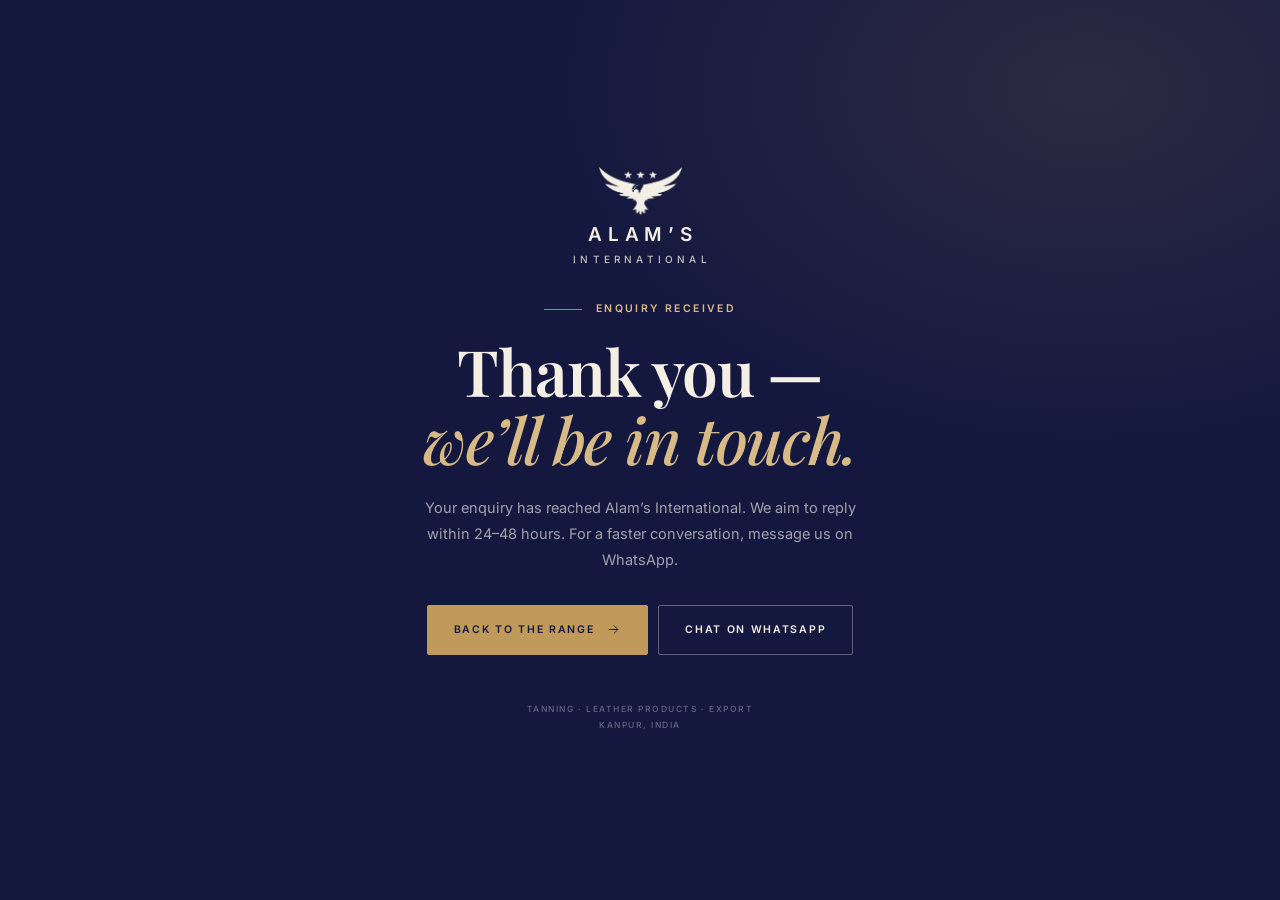
<file: thank-you.html>
<!DOCTYPE html>
<html lang="en">
<head>
  <meta charset="UTF-8">
  <meta name="viewport" content="width=device-width, initial-scale=1.0">
  <meta name="theme-color" content="#14183F">
  <meta name="robots" content="noindex, follow">
  <title>Thank you | Alam’s International</title>
  <link rel="icon" type="image/png" sizes="32x32" href="assets/img/favicon-32.png">
  <link rel="preload" href="assets/fonts/playfair-display-latin.woff2" as="font" type="font/woff2" crossorigin>
  <link rel="preload" href="assets/fonts/inter-latin.woff2" as="font" type="font/woff2" crossorigin>
  <link rel="stylesheet" href="assets/css/styles.css">
</head>
<body class="thanks-page">
  <main class="thanks">
    <span class="brand-lockup brand-lockup--light brand-lockup--lg">
      <span class="brand-eagle" aria-hidden="true"></span>
      <span class="brand-name">Alam’s</span>
      <span class="brand-sub">International</span>
    </span>
    <p class="eyebrow eyebrow--light">Enquiry received</p>
    <h1>Thank you —<br><em>we’ll be in touch.</em></h1>
    <p class="thanks-text">Your enquiry has reached Alam’s International. We aim to reply within 24–48 hours. For a faster conversation, message us on WhatsApp.</p>
    <div class="thanks-actions">
      <a class="btn btn-gold" href="index.html#products">Back to the range
        <svg viewBox="0 0 24 24" aria-hidden="true"><path d="M5 12h14M13 6l6 6-6 6"/></svg>
      </a>
      <a class="btn btn-ghost" href="https://wa.me/919918173776" target="_blank" rel="noopener">Chat on WhatsApp</a>
    </div>
    <p class="thanks-foot">Tanning · Leather products · Export<br>Kanpur, India</p>
  </main>
</body>
</html>
</file>
<file: assets/css/styles.css>
/* ============================================================
   Alam's International — single-page website
   Palette and type follow the product catalogue.
   ============================================================ */

@font-face {
  font-family: 'Inter';
  src: url('../fonts/inter-latin.woff2') format('woff2');
  font-weight: 300 600;
  font-style: normal;
  font-display: swap;
}

@font-face {
  font-family: 'Playfair Display';
  src: url('../fonts/playfair-display-latin.woff2') format('woff2');
  font-weight: 500 700;
  font-style: normal;
  font-display: swap;
}

@font-face {
  font-family: 'Playfair Display';
  src: url('../fonts/playfair-display-italic-latin.woff2') format('woff2');
  font-weight: 500 600;
  font-style: italic;
  font-display: swap;
}

:root {
  --navy: #14183F;
  --navy-deep: #0D102C;
  --navy-soft: #1b2050;
  --gold: #C09A5B;
  --gold-light: #D8BA87;
  --gold-deep: #8A622E;
  --gold-accent: #A5793F;
  --cream: #F4EFE4;
  --cream-deep: #EDE5D5;
  --paper: #FAF7F0;
  --white: #FFFDF8;
  --body: #3E4057;
  --muted: #6A6A6E;
  --muted-light: rgba(244, 239, 228, .64);
  --line: rgba(20, 24, 63, .14);
  --line-soft: rgba(20, 24, 63, .09);
  --line-light: rgba(244, 239, 228, .16);
  --font-display: 'Playfair Display', Georgia, 'Times New Roman', serif;
  --font-body: 'Inter', -apple-system, BlinkMacSystemFont, 'Segoe UI', sans-serif;
  --container: 1280px;
  --header-h: 86px;
  --ease: cubic-bezier(.22, .61, .36, 1);
}

*,
*::before,
*::after {
  box-sizing: border-box;
}

html {
  scroll-behavior: smooth;
  -webkit-text-size-adjust: 100%;
}

body {
  margin: 0;
  font-family: var(--font-body);
  font-size: 16px;
  line-height: 1.7;
  font-weight: 400;
  color: var(--body);
  background: var(--cream);
  overflow-x: hidden;
  -webkit-font-smoothing: antialiased;
  -moz-osx-font-smoothing: grayscale;
}

body.is-locked {
  overflow: hidden;
}

img {
  display: block;
  max-width: 100%;
  height: auto;
}

svg {
  display: block;
}

button,
input,
select,
textarea {
  font: inherit;
  color: inherit;
}

button {
  cursor: pointer;
}

a {
  color: inherit;
  text-decoration: none;
}

p {
  margin: 0;
}

ul {
  margin: 0;
  padding: 0;
}

h1,
h2,
h3,
h4 {
  margin: 0;
  font-family: var(--font-display);
  font-weight: 600;
  line-height: 1.06;
  letter-spacing: -.022em;
  color: var(--navy);
}

h1 em,
h2 em,
h3 em {
  font-style: italic;
  font-weight: 500;
  color: var(--gold-accent);
}

.section--dark h1 em,
.section--dark h2 em,
.section--dark h3 em,
.quote h1 em,
.quote h2 em,
.quote h3 em {
  color: var(--gold-light);
}

::selection {
  color: var(--navy);
  background: var(--gold);
}

:focus-visible {
  outline: 2px solid var(--gold-deep);
  outline-offset: 4px;
}

[hidden] {
  display: none !important;
}

.skip-link {
  position: fixed;
  top: 12px;
  left: 12px;
  z-index: 1000;
  padding: 12px 18px;
  background: var(--navy);
  color: var(--cream);
  font-size: 12px;
  letter-spacing: .1em;
  text-transform: uppercase;
  transform: translateY(-160%);
  transition: transform .2s;
}

.skip-link:focus {
  transform: translateY(0);
}

.container {
  width: min(var(--container), calc(100% - 96px));
  margin-inline: auto;
}

.section {
  padding: 124px 0;
}

.section[id] {
  scroll-margin-top: calc(var(--header-h) + 14px);
}

/* ---------- Type details ---------- */

.eyebrow {
  display: flex;
  align-items: center;
  gap: 14px;
  margin-bottom: 18px;
  font-size: 10.5px;
  font-weight: 600;
  line-height: 1.4;
  letter-spacing: .23em;
  text-transform: uppercase;
  color: var(--gold-deep);
}

.eyebrow::before {
  content: "";
  flex: 0 0 38px;
  height: 1px;
  background: var(--gold);
}

.eyebrow--light {
  color: var(--gold-light);
}

.eyebrow--light::before {
  background: rgba(216, 186, 135, .7);
}

h2 {
  font-size: clamp(2.35rem, 4.1vw, 3.8rem);
}

.lead {
  font-size: 18px;
  line-height: 1.65;
  color: var(--navy);
}

.text-link {
  display: inline-flex;
  align-items: center;
  gap: 10px;
  padding: 0 0 5px;
  border: 0;
  border-bottom: 1px solid rgba(138, 98, 46, .45);
  background: none;
  font-size: 10.5px;
  font-weight: 600;
  letter-spacing: .16em;
  text-transform: uppercase;
  color: var(--gold-deep);
  transition: color .25s, border-color .25s;
}

.text-link svg {
  width: 15px;
  height: 15px;
  fill: none;
  stroke: currentColor;
  stroke-width: 1.5;
  stroke-linecap: round;
  stroke-linejoin: round;
  transition: transform .3s var(--ease);
}

.text-link:hover {
  color: var(--navy);
  border-color: var(--navy);
}

.text-link:hover svg {
  transform: translateX(4px);
}

.text-link--light {
  color: var(--gold-light);
  border-color: rgba(216, 186, 135, .4);
}

.text-link--light:hover {
  color: var(--cream);
  border-color: var(--cream);
}

/* ---------- Buttons ---------- */

.btn {
  display: inline-flex;
  align-items: center;
  justify-content: center;
  gap: 12px;
  min-height: 50px;
  padding: 16px 26px;
  border: 1px solid transparent;
  border-radius: 2px;
  background: none;
  font-size: 10.5px;
  font-weight: 600;
  line-height: 1;
  letter-spacing: .16em;
  text-transform: uppercase;
  white-space: nowrap;
  transition: background .3s, color .3s, border-color .3s;
}

.btn svg {
  width: 15px;
  height: 15px;
  fill: none;
  stroke: currentColor;
  stroke-width: 1.5;
  stroke-linecap: round;
  stroke-linejoin: round;
  transition: transform .3s var(--ease);
}

.btn:hover svg {
  transform: translateX(3px);
}

.btn-gold {
  background: var(--gold);
  border-color: var(--gold);
  color: var(--navy);
}

.btn-gold:hover {
  background: var(--gold-light);
  border-color: var(--gold-light);
}

.btn-ghost {
  border-color: rgba(244, 239, 228, .34);
  color: var(--cream);
}

.btn-ghost:hover {
  background: rgba(244, 239, 228, .08);
  border-color: rgba(244, 239, 228, .7);
}

.btn-outline {
  border-color: rgba(20, 24, 63, .3);
  color: var(--navy);
}

.btn-outline:hover {
  background: var(--navy);
  border-color: var(--navy);
  color: var(--cream);
}

.btn-sm {
  min-height: 40px;
  padding: 11px 17px;
  font-size: 9.5px;
}

.btn-meta {
  padding-left: 10px;
  border-left: 1px solid rgba(20, 24, 63, .25);
  font-size: 8.5px;
  letter-spacing: .08em;
  opacity: .65;
}

/* ---------- Top bar ---------- */

.topbar {
  position: relative;
  z-index: 60;
  background: var(--navy-deep);
  color: var(--muted-light);
}

.topbar-inner {
  display: flex;
  align-items: center;
  justify-content: space-between;
  gap: 24px;
  min-height: 39px;
}

.topbar-note,
.topbar-links {
  display: flex;
  align-items: center;
  gap: 12px;
  font-size: 9.5px;
  font-weight: 500;
  line-height: 1;
  letter-spacing: .15em;
  text-transform: uppercase;
}

.topbar-place {
  display: none;
  align-items: center;
  gap: 10px;
  font-size: 9px;
  font-weight: 500;
  line-height: 1;
  letter-spacing: .2em;
  text-transform: uppercase;
  color: rgba(244, 239, 228, .58);
}

.topbar a {
  transition: color .2s;
}

.topbar a:hover {
  color: var(--cream);
}

.topbar-sep {
  width: 1px;
  height: 11px;
  background: rgba(244, 239, 228, .2);
}

.status-dot {
  display: inline-block;
  width: 5px;
  height: 5px;
  border-radius: 50%;
  background: var(--gold);
  box-shadow: 0 0 0 3px rgba(192, 154, 91, .13);
}

/* ---------- Header ---------- */

.site-header {
  position: sticky;
  top: 0;
  z-index: 90;
  background: rgba(244, 239, 228, .94);
  border-bottom: 1px solid var(--line-soft);
  backdrop-filter: blur(16px);
  -webkit-backdrop-filter: blur(16px);
  transition: box-shadow .3s, background .3s;
}

.site-header.is-scrolled {
  background: rgba(250, 247, 240, .97);
  box-shadow: 0 14px 40px rgba(13, 16, 44, .08);
}

.header-inner {
  display: flex;
  align-items: center;
  justify-content: space-between;
  gap: 28px;
  min-height: var(--header-h);
}

.brand {
  flex: 0 0 auto;
  width: 164px;
}

/* ---------- Brand lockup ---------- */

.brand-lockup {
  display: flex;
  flex-direction: column;
  align-items: center;
  gap: 7px;
  color: var(--navy);
  text-align: center;
}

.brand-lockup--light {
  color: var(--cream);
}

.brand-eagle {
  display: block;
  width: 58px;
  height: auto;
  aspect-ratio: 684 / 396;
  background: currentColor;
  -webkit-mask: url('../img/eagle-navy.png') center / contain no-repeat;
  mask: url('../img/eagle-navy.png') center / contain no-repeat;
}

.brand-name {
  font-family: var(--font-body);
  font-size: 15px;
  font-weight: 600;
  line-height: 1;
  letter-spacing: .3em;
  text-indent: .3em;
  text-transform: uppercase;
}

.brand-sub {
  font-family: var(--font-body);
  font-size: 8px;
  font-weight: 500;
  line-height: 1;
  letter-spacing: .42em;
  text-indent: .42em;
  text-transform: uppercase;
  opacity: .78;
}

.brand-lockup--lg {
  gap: 10px;
}

.brand-lockup--lg .brand-eagle {
  width: 84px;
}

.brand-lockup--lg .brand-name {
  font-size: 19px;
}

.brand-lockup--lg .brand-sub {
  font-size: 10px;
}

.primary-nav {
  display: flex;
  align-items: center;
  gap: 27px;
  margin-left: auto;
}

.primary-nav a {
  position: relative;
  padding: 8px 0;
  font-size: 11.5px;
  font-weight: 500;
  line-height: 1;
  letter-spacing: .045em;
  color: rgba(20, 24, 63, .72);
  transition: color .2s;
}

.primary-nav a::after {
  content: "";
  position: absolute;
  left: 0;
  bottom: 1px;
  width: 0;
  height: 1px;
  background: var(--gold-deep);
  transition: width .3s var(--ease);
}

.primary-nav a:hover,
.primary-nav a.is-active {
  color: var(--navy);
}

.primary-nav a:hover::after,
.primary-nav a.is-active::after {
  width: 100%;
}

.header-actions {
  display: flex;
  align-items: center;
  gap: 16px;
}

.header-cta {
  min-height: 43px;
  padding: 13px 19px;
  font-size: 9.5px;
}

.nav-toggle {
  display: none;
  position: relative;
  width: 42px;
  height: 42px;
  padding: 0;
  border: 1px solid rgba(20, 24, 63, .2);
  background: transparent;
}

.nav-toggle span {
  position: absolute;
  left: 12px;
  width: 16px;
  height: 1px;
  background: var(--navy);
  transition: transform .3s, top .3s;
}

.nav-toggle span:first-child {
  top: 17px;
}

.nav-toggle span:last-child {
  top: 23px;
}

.nav-toggle:hover span:first-child {
  top: 16px;
}

.nav-toggle:hover span:last-child {
  top: 24px;
}

/* ---------- Mobile menu ---------- */

.mobile-menu {
  position: fixed;
  inset: 0;
  z-index: 300;
  display: flex;
  flex-direction: column;
  padding: 24px clamp(24px, 6vw, 54px) 32px;
  overflow-y: auto;
  background:
    radial-gradient(800px 500px at 90% 5%, rgba(192, 154, 91, .13), transparent 65%),
    var(--navy);
  color: var(--cream);
  visibility: hidden;
  transform: translateY(-100%);
  transition: transform .55s cubic-bezier(.76, 0, .24, 1), visibility .55s;
}

.mobile-menu.is-open {
  visibility: visible;
  transform: translateY(0);
}

.mobile-menu-head {
  display: flex;
  align-items: flex-start;
  justify-content: space-between;
  padding-bottom: 28px;
  border-bottom: 1px solid var(--line-light);
}

.mobile-brand {
  display: block;
  width: 168px;
}

.mobile-close {
  position: relative;
  width: 44px;
  height: 44px;
  padding: 0;
  border: 1px solid rgba(244, 239, 228, .3);
  background: none;
}

.mobile-close span,
.dialog-close span {
  position: absolute;
  top: 50%;
  left: 50%;
  width: 16px;
  height: 1px;
  background: currentColor;
}

.mobile-close span:first-child,
.dialog-close span:first-child {
  transform: translate(-50%, -50%) rotate(45deg);
}

.mobile-close span:last-child,
.dialog-close span:last-child {
  transform: translate(-50%, -50%) rotate(-45deg);
}

.mobile-nav {
  display: flex;
  flex-direction: column;
  padding: 20px 0 8px;
}

.mobile-nav a {
  display: flex;
  align-items: baseline;
  gap: 18px;
  padding: 11px 0;
  font-family: var(--font-display);
  font-size: clamp(1.6rem, 4vw, 2.2rem);
  line-height: 1.2;
  color: var(--cream);
  border-bottom: 1px solid rgba(244, 239, 228, .1);
}

.mobile-nav a span {
  font-family: var(--font-body);
  font-size: 9px;
  font-weight: 500;
  letter-spacing: .14em;
  color: var(--gold-light);
}

.mobile-menu-foot {
  margin-top: auto;
  padding-top: 30px;
  display: flex;
  flex-direction: column;
  gap: 22px;
}

.mobile-menu-foot .btn {
  width: 100%;
}

.mobile-contact {
  display: flex;
  flex-direction: column;
  gap: 8px;
  font-size: 12px;
  letter-spacing: .04em;
  color: var(--muted-light);
}

.mobile-contact a:hover {
  color: var(--cream);
}

.mobile-socials {
  display: flex;
  align-items: center;
  gap: 9px;
  margin-top: 6px;
}

.mobile-socials a {
  display: grid;
  place-items: center;
  width: 34px;
  height: 34px;
  border: 1px solid rgba(216, 186, 135, .32);
  color: var(--gold-light);
  transition: color .2s, border-color .2s;
}

.mobile-socials a:hover {
  border-color: var(--gold-light);
  color: var(--cream);
}

.mobile-socials svg {
  width: 14px;
  height: 14px;
  fill: none;
  stroke: currentColor;
  stroke-width: 1.15;
}

.mobile-socials svg path {
  fill: currentColor;
  stroke: none;
}

.mobile-socials svg circle:last-child {
  fill: currentColor;
  stroke: none;
}

/* ---------- Hero ---------- */

.hero {
  position: relative;
  display: flex;
  flex-direction: column;
  min-height: calc(100svh - 125px);
  padding-top: clamp(56px, 7vw, 96px);
  overflow: hidden;
  background:
    radial-gradient(1100px 680px at 86% 24%, rgba(192, 154, 91, .13), transparent 62%),
    radial-gradient(800px 600px at 6% 100%, rgba(27, 32, 80, .9), transparent 70%),
    var(--navy);
  color: var(--cream);
}

.hero::before {
  content: "";
  position: absolute;
  inset: 0;
  pointer-events: none;
  opacity: .045;
  background-image: url("data:image/svg+xml,%3Csvg xmlns='http://www.w3.org/2000/svg' width='180' height='180'%3E%3Cfilter id='n'%3E%3CfeTurbulence type='fractalNoise' baseFrequency='.85' numOctaves='3' stitchTiles='stitch'/%3E%3C/filter%3E%3Crect width='180' height='180' filter='url(%23n)' opacity='.9'/%3E%3C/svg%3E");
}

.hero::after {
  content: "";
  position: absolute;
  top: 0;
  right: 9%;
  width: 1px;
  height: 100%;
  background: linear-gradient(to bottom, transparent, rgba(192, 154, 91, .24) 18%, rgba(192, 154, 91, .08) 75%, transparent);
  pointer-events: none;
}

.hero-grid {
  position: relative;
  z-index: 2;
  display: grid;
  grid-template-columns: minmax(0, 1.08fr) minmax(400px, .82fr);
  align-items: center;
  gap: clamp(48px, 6vw, 90px);
  flex: 1;
  padding-bottom: clamp(60px, 7vw, 96px);
}

.hero-content {
  max-width: 720px;
  animation: heroIn .9s var(--ease) both;
}

.hero .eyebrow {
  margin-bottom: 24px;
}

.hero-title {
  color: var(--cream);
  font-size: clamp(3.3rem, 6.1vw, 5.9rem);
  line-height: .98;
  letter-spacing: -.035em;
}

.hero-title em {
  color: var(--gold-light);
  font-weight: 500;
}

.hero-text {
  max-width: 535px;
  margin-top: 30px;
  font-size: 16.5px;
  line-height: 1.75;
  color: rgba(244, 239, 228, .73);
}

.hero-actions {
  display: flex;
  flex-wrap: wrap;
  gap: 12px;
  margin-top: 36px;
}

.hero-meta {
  display: flex;
  flex-wrap: wrap;
  gap: 10px 24px;
  margin-top: 38px;
  font-size: 9px;
  font-weight: 500;
  letter-spacing: .19em;
  text-transform: uppercase;
  color: rgba(244, 239, 228, .5);
}

.hero-meta span {
  display: flex;
  align-items: center;
  gap: 12px;
}

.hero-meta span + span::before {
  content: "";
  width: 3px;
  height: 3px;
  border-radius: 50%;
  background: var(--gold);
}

.hero-visual {
  position: relative;
  width: 100%;
  max-width: 500px;
  margin-left: auto;
  padding: 12px 0 20px;
  animation: heroVisual 1s .12s var(--ease) both;
}

.hero-shot {
  margin: 0;
}

.hero-shot--main {
  width: 74%;
  margin-left: auto;
  padding: 10px;
  border: 1px solid rgba(192, 154, 91, .38);
  background: rgba(244, 239, 228, .03);
}

.hero-shot-frame {
  aspect-ratio: 4 / 5;
  overflow: hidden;
  background: var(--navy-soft);
}

.hero-shot-frame img {
  width: 100%;
  height: 100%;
  object-fit: cover;
  object-position: 58% 50%;
  filter: saturate(.88) contrast(1.04);
}

.hero-shot--main figcaption {
  padding: 11px 2px 1px;
  font-size: 8px;
  font-weight: 500;
  letter-spacing: .16em;
  text-align: right;
  text-transform: uppercase;
  color: var(--gold-light);
}

.hero-shot--inset {
  position: absolute;
  left: 0;
  bottom: 66px;
  width: 57%;
  padding: 8px 8px 0;
  background: var(--cream);
  box-shadow: 0 28px 54px rgba(6, 8, 24, .38);
}

.hero-shot--inset img {
  width: 100%;
  aspect-ratio: 3 / 2;
  object-fit: cover;
  filter: saturate(.92);
}

.hero-shot--inset figcaption {
  padding: 9px 2px 8px;
  font-size: 8px;
  font-weight: 600;
  letter-spacing: .16em;
  text-transform: uppercase;
  color: rgba(20, 24, 63, .56);
}

.hero-mark {
  position: absolute;
  top: -4%;
  left: 0;
  display: flex;
  flex-direction: column;
  align-items: center;
  justify-content: center;
  width: 106px;
  height: 106px;
  border: 1px solid rgba(192, 154, 91, .5);
  border-radius: 50%;
  background: rgba(13, 16, 44, .5);
  backdrop-filter: blur(5px);
}

.hero-mark span {
  font-family: var(--font-display);
  font-size: 2rem;
  line-height: 1;
  color: var(--gold-light);
}

.hero-mark small {
  margin-top: 4px;
  font-size: 7.5px;
  font-weight: 500;
  line-height: 1.4;
  letter-spacing: .14em;
  text-align: center;
  text-transform: uppercase;
  color: rgba(244, 239, 228, .55);
}

.hero-foot {
  position: relative;
  z-index: 2;
  border-top: 1px solid rgba(244, 239, 228, .14);
}

.hero-foot-inner {
  display: flex;
  align-items: center;
  justify-content: space-between;
  gap: 24px;
  min-height: 62px;
  font-size: 9px;
  font-weight: 500;
  letter-spacing: .21em;
  text-transform: uppercase;
  color: rgba(244, 239, 228, .48);
}

.hero-foot-inner > p span {
  padding: 0 6px;
  color: var(--gold);
}

.scroll-cue {
  display: flex;
  align-items: center;
  gap: 14px;
  transition: color .2s;
}

.scroll-cue:hover {
  color: var(--cream);
}

.scroll-line {
  display: block;
  width: 44px;
  height: 1px;
  background: rgba(244, 239, 228, .35);
  transform-origin: left;
  animation: scrollLine 2.4s ease-in-out infinite;
}

@keyframes heroIn {
  from { opacity: 0; transform: translateY(26px); }
  to { opacity: 1; transform: none; }
}

@keyframes heroVisual {
  from { opacity: 0; transform: translateY(34px) scale(.985); }
  to { opacity: 1; transform: none; }
}

@keyframes scrollLine {
  0%, 100% { transform: scaleX(.45); opacity: .5; }
  50% { transform: scaleX(1); opacity: 1; }
}

/* ---------- Stats strip ---------- */

.stats {
  background: var(--cream);
  border-bottom: 1px solid var(--line-soft);
}

.stats-grid {
  display: grid;
  grid-template-columns: repeat(4, 1fr);
  padding: 38px 0 40px;
}

.stat {
  display: flex;
  gap: 16px;
  padding: 0 28px;
  border-left: 1px solid var(--line);
}

.stat:first-child {
  padding-left: 0;
  border-left: 0;
}

.stat:last-child {
  padding-right: 0;
}

.stat-num {
  flex: 0 0 auto;
  font-family: var(--font-display);
  font-size: 2.35rem;
  line-height: .95;
  color: var(--gold-accent);
}

.stat h3 {
  margin: 3px 0 5px;
  font-family: var(--font-body);
  font-size: 10px;
  font-weight: 600;
  letter-spacing: .16em;
  line-height: 1.4;
  text-transform: uppercase;
  color: var(--navy);
}

.stat p {
  font-size: 12px;
  line-height: 1.55;
  color: var(--muted);
}

/* ---------- Section head ---------- */

.section-head {
  display: grid;
  grid-template-columns: 1.18fr .82fr;
  align-items: end;
  gap: 60px;
  margin-bottom: 54px;
}

.section-head h2 {
  max-width: 15ch;
}

.section-head--dark {
  color: var(--cream);
}

.section-head--dark h2 {
  color: var(--cream);
}

.section-intro {
  max-width: 48ch;
  justify-self: end;
  padding-bottom: 5px;
  font-size: 15px;
  line-height: 1.7;
  color: var(--muted);
}

.section-head--dark .section-intro {
  color: var(--muted-light);
}

.section-head--split {
  grid-template-columns: 1.25fr .75fr;
  margin-bottom: 50px;
}

.section-aside {
  display: flex;
  flex-direction: column;
  align-items: flex-start;
  gap: 18px;
  justify-self: end;
  max-width: 42ch;
  padding-bottom: 5px;
}

.section-aside p {
  font-size: 14.5px;
  line-height: 1.7;
  color: var(--muted);
}

/* ---------- About ---------- */

.about {
  background:
    radial-gradient(700px 500px at 4% 30%, rgba(237, 229, 213, .6), transparent 70%),
    var(--paper);
}

.about-grid {
  display: grid;
  grid-template-columns: .92fr 1.08fr;
  align-items: center;
  gap: clamp(60px, 8vw, 118px);
}

.about-media {
  position: relative;
  padding: 0 48px 64px 0;
}

.about-main {
  position: relative;
  margin: 0;
}

.about-main::before {
  content: "";
  position: absolute;
  top: 18px;
  left: 18px;
  width: 100%;
  height: 100%;
  border: 1px solid rgba(192, 154, 91, .5);
  pointer-events: none;
}

.about-main img {
  position: relative;
  z-index: 1;
  width: 100%;
  aspect-ratio: 4 / 5;
  object-fit: cover;
  filter: saturate(.86) contrast(1.04);
}

.about-inset {
  position: absolute;
  z-index: 2;
  right: 0;
  bottom: 18px;
  width: 58%;
  margin: 0;
  padding: 8px;
  background: var(--paper);
  box-shadow: 0 24px 46px rgba(20, 24, 63, .15);
}

.about-inset img {
  width: 100%;
  aspect-ratio: 4 / 3;
  object-fit: cover;
}

.about-caption {
  position: absolute;
  left: 0;
  bottom: 10px;
  display: flex;
  flex-direction: column;
  gap: 6px;
  width: 36%;
  font-size: 8.5px;
  font-weight: 500;
  letter-spacing: .16em;
  line-height: 1.6;
  text-transform: uppercase;
  color: var(--muted);
}

.about-caption span:first-child {
  color: var(--gold-deep);
}

.about-copy h2 {
  margin-bottom: 26px;
}

.about-copy p + p {
  margin-top: 16px;
}

.about-copy .lead {
  margin-bottom: 18px;
}

.about-copy > p:not(.lead) {
  font-size: 15px;
  line-height: 1.75;
  color: var(--muted);
}

.check-list {
  display: grid;
  grid-template-columns: 1fr 1fr;
  gap: 13px 22px;
  margin: 32px 0 34px;
  padding: 24px 0;
  border-top: 1px solid var(--line);
  border-bottom: 1px solid var(--line);
  list-style: none;
}

.check-list li {
  display: flex;
  align-items: flex-start;
  gap: 10px;
  font-size: 12px;
  font-weight: 500;
  line-height: 1.5;
  color: var(--navy);
}

.check-list svg {
  flex: 0 0 auto;
  width: 16px;
  height: 16px;
  margin-top: 1px;
  fill: none;
  stroke: var(--gold-deep);
  stroke-width: 1.6;
  stroke-linecap: round;
  stroke-linejoin: round;
}

/* ---------- Factory ---------- */

.section--dark {
  position: relative;
  background:
    radial-gradient(1000px 600px at 85% 12%, rgba(192, 154, 91, .1), transparent 60%),
    var(--navy);
  color: var(--cream);
}

.section--dark::before {
  content: "";
  position: absolute;
  inset: 0;
  opacity: .035;
  pointer-events: none;
  background-image: url("data:image/svg+xml,%3Csvg xmlns='http://www.w3.org/2000/svg' width='180' height='180'%3E%3Cfilter id='n'%3E%3CfeTurbulence type='fractalNoise' baseFrequency='.8' numOctaves='3' stitchTiles='stitch'/%3E%3C/filter%3E%3Crect width='180' height='180' filter='url(%23n)'/%3E%3C/svg%3E");
}

.factory > .container {
  position: relative;
  z-index: 1;
}

.factory-grid {
  display: grid;
  grid-template-columns: repeat(4, 1fr);
  gap: 24px;
}

.factory-step h3 {
  margin: 20px 0 8px;
  color: var(--cream);
  font-size: 1.4rem;
  line-height: 1.2;
}

.factory-step p {
  font-size: 13px;
  line-height: 1.65;
  color: var(--muted-light);
}

.step-media {
  position: relative;
  aspect-ratio: 4 / 5;
  overflow: hidden;
  border: 1px solid rgba(216, 186, 135, .25);
  background: var(--navy-soft);
}

.step-media::after {
  content: "";
  position: absolute;
  inset: 0;
  background: linear-gradient(to top, rgba(13, 16, 44, .34), transparent 45%);
  pointer-events: none;
}

.step-media img {
  width: 100%;
  height: 100%;
  object-fit: cover;
  filter: saturate(.86) brightness(.94) contrast(1.03);
  transition: transform 1s var(--ease), filter .6s;
}

.factory-step:hover .step-media img {
  transform: scale(1.045);
  filter: saturate(1) brightness(1) contrast(1.03);
}

.step-num {
  position: absolute;
  z-index: 2;
  top: 12px;
  left: 12px;
  display: grid;
  place-items: center;
  width: 33px;
  height: 33px;
  border: 1px solid rgba(244, 239, 228, .36);
  background: rgba(13, 16, 44, .42);
  font-size: 9px;
  font-weight: 600;
  letter-spacing: .1em;
  color: var(--cream);
  backdrop-filter: blur(4px);
}

.factory-foot {
  display: flex;
  align-items: center;
  justify-content: space-between;
  gap: 30px;
  margin-top: 62px;
  padding-top: 28px;
  border-top: 1px solid var(--line-light);
}

/* ---------- Factory band ---------- */

.factory-band {
  display: grid;
  grid-template-columns: 1.15fr .85fr;
  align-items: center;
  gap: clamp(34px, 5vw, 72px);
  margin-top: 72px;
}

.factory-band__media {
  position: relative;
  margin: 0;
  padding: 10px;
  border: 1px solid rgba(216, 186, 135, .28);
  background: rgba(244, 239, 228, .03);
}

.factory-band__media img {
  display: block;
  width: 100%;
  aspect-ratio: 4 / 3;
  object-fit: cover;
  filter: saturate(.9) contrast(1.02);
}

.factory-band__media figcaption,
.factory-band__product figcaption {
  padding: 12px 2px 2px;
  font-size: 8.5px;
  font-weight: 500;
  letter-spacing: .16em;
  text-transform: uppercase;
  color: rgba(244, 239, 228, .5);
}

.factory-band__side {
  display: flex;
  flex-direction: column;
  gap: 30px;
}

.factory-band__product {
  margin: 0;
  padding: 8px 8px 0;
  background: var(--cream);
  box-shadow: 0 26px 52px rgba(6, 8, 24, .4);
}

.factory-band__product img {
  display: block;
  width: 100%;
  aspect-ratio: 3 / 2;
  object-fit: cover;
}

.factory-band__product figcaption {
  padding: 10px 2px 9px;
  color: rgba(20, 24, 63, .56);
}

.factory-band__copy h3 {
  margin: 0 0 14px;
  font-family: var(--font-display);
  font-size: clamp(1.5rem, 2.3vw, 2.05rem);
  line-height: 1.24;
  color: var(--cream);
}

.factory-band__copy p {
  font-size: 13.5px;
  line-height: 1.7;
  color: var(--muted-light);
}

.factory-band__copy .eyebrow {
  margin-bottom: 16px;
}

.factory-line {
  font-family: var(--font-display);
  font-size: 1.45rem;
  color: var(--cream);
}

.factory-line em {
  color: var(--gold-light);
  font-style: italic;
}

/* ---------- Products ---------- */

.products {
  background: var(--cream);
}

.product-toolbar {
  display: flex;
  align-items: center;
  justify-content: space-between;
  gap: 28px;
  border-top: 1px solid var(--line);
  border-bottom: 1px solid var(--line);
}

.product-tabs {
  display: flex;
  align-items: center;
  gap: 30px;
  overflow-x: auto;
  overscroll-behavior-x: contain;
  scrollbar-width: none;
  -webkit-overflow-scrolling: touch;
}

.product-tabs::-webkit-scrollbar {
  display: none;
}

.product-tab {
  position: relative;
  flex: 0 0 auto;
  padding: 18px 0 17px;
  border: 0;
  background: none;
  font-size: 10.5px;
  font-weight: 600;
  line-height: 1;
  letter-spacing: .12em;
  text-transform: uppercase;
  color: rgba(20, 24, 63, .47);
  transition: color .25s;
}

.product-tab::after {
  content: "";
  position: absolute;
  left: 0;
  bottom: -1px;
  width: 0;
  height: 2px;
  background: var(--gold);
  transition: width .35s var(--ease);
}

.product-tab sup {
  position: relative;
  top: -.35em;
  margin-left: 3px;
  font-size: 7.5px;
  letter-spacing: .04em;
  color: var(--gold-deep);
}

.product-tab:hover {
  color: var(--navy);
}

.product-tab.is-active {
  color: var(--navy);
}

.product-tab.is-active::after {
  width: 100%;
}

.product-count {
  flex: 0 0 auto;
  font-size: 9px;
  font-weight: 500;
  letter-spacing: .16em;
  text-transform: uppercase;
  color: var(--muted);
}

.category-intro {
  display: grid;
  grid-template-columns: 72px 1fr auto;
  align-items: center;
  gap: 24px;
  padding: 38px 0 34px;
  border-bottom: 1px solid var(--line-soft);
  margin-bottom: 36px;
}

.cat-index {
  font-family: var(--font-display);
  font-size: 2.4rem;
  line-height: 1;
  color: var(--gold-accent);
}

.cat-copy {
  transition: opacity .22s, transform .22s;
}

.category-intro.is-changing .cat-copy {
  opacity: 0;
  transform: translateY(5px);
}

.cat-copy h3 {
  margin-bottom: 7px;
  font-size: 1.55rem;
}

.cat-copy p {
  max-width: 70ch;
  font-size: 13.5px;
  line-height: 1.65;
  color: var(--muted);
}

.cat-link {
  justify-self: end;
}

.product-grid {
  display: grid;
  grid-template-columns: repeat(4, 1fr);
  gap: 40px 24px;
}

.product-card {
  min-width: 0;
  animation: cardIn .55s var(--ease) both;
}

.product-card:nth-child(2) { animation-delay: .04s; }
.product-card:nth-child(3) { animation-delay: .08s; }
.product-card:nth-child(4) { animation-delay: .12s; }
.product-card:nth-child(5) { animation-delay: .16s; }
.product-card:nth-child(6) { animation-delay: .2s; }
.product-card:nth-child(7) { animation-delay: .24s; }
.product-card:nth-child(8) { animation-delay: .28s; }

@keyframes cardIn {
  from { opacity: 0; transform: translateY(12px); }
  to { opacity: 1; transform: none; }
}

.product-media {
  position: relative;
  display: block;
  width: 100%;
  padding: 0;
  overflow: hidden;
  border: 0;
  background: #E9E4D9;
  cursor: pointer;
}

.product-grid[data-cat="bags"] .product-media { aspect-ratio: 4 / 5; }
.product-grid[data-cat="belts"] .product-media { aspect-ratio: 4 / 3; }
.product-grid[data-cat="wallets"] .product-media { aspect-ratio: 4 / 3; }
.product-grid[data-cat="shoes"] .product-media { aspect-ratio: 1 / 1; }
.product-grid[data-cat="hides"] .product-media { aspect-ratio: 1 / 1; }
.product-grid[data-cat="dogs"] .product-media { aspect-ratio: 4 / 3; }

.product-media img {
  width: 100%;
  height: 100%;
  object-fit: cover;
  transition: transform .9s var(--ease), filter .4s;
}

.product-grid[data-cat="shoes"] .product-media {
  background: #EEE9DF;
}

.product-grid[data-cat="shoes"] .product-media img {
  padding: 11%;
  object-fit: contain;
}

.product-code {
  position: absolute;
  z-index: 2;
  top: 11px;
  left: 11px;
  padding: 6px 8px;
  background: rgba(250, 247, 240, .93);
  font-size: 8.5px;
  font-weight: 600;
  line-height: 1;
  letter-spacing: .13em;
  color: var(--navy);
  backdrop-filter: blur(3px);
}

.product-hover {
  position: absolute;
  z-index: 2;
  right: 11px;
  bottom: 11px;
  left: 11px;
  display: flex;
  align-items: center;
  justify-content: space-between;
  gap: 10px;
  padding: 11px 13px;
  background: rgba(20, 24, 63, .93);
  font-size: 8.5px;
  font-weight: 600;
  letter-spacing: .15em;
  text-transform: uppercase;
  color: var(--cream);
  opacity: 0;
  transform: translateY(7px);
  transition: opacity .3s, transform .35s var(--ease);
}

.product-hover svg {
  width: 14px;
  height: 14px;
  fill: none;
  stroke: var(--gold-light);
  stroke-width: 1.5;
  stroke-linecap: round;
  stroke-linejoin: round;
}

@media (hover: hover) {
  .product-card:hover .product-media img {
    transform: scale(1.045);
  }

  .product-card:hover .product-hover {
    opacity: 1;
    transform: none;
  }
}

.product-info {
  display: flex;
  align-items: flex-start;
  justify-content: space-between;
  gap: 12px;
  padding-top: 13px;
}

.product-name {
  margin-bottom: 4px;
  font-family: var(--font-body);
  font-size: 13px;
  font-weight: 500;
  line-height: 1.45;
  letter-spacing: 0;
  color: var(--navy);
}

.product-tag {
  font-size: 9px;
  font-weight: 500;
  letter-spacing: .13em;
  line-height: 1.4;
  text-transform: uppercase;
  color: var(--muted);
}

.product-quote {
  flex: 0 0 auto;
  padding: 0 0 3px;
  border: 0;
  border-bottom: 1px solid rgba(138, 98, 46, .4);
  background: none;
  font-size: 8.5px;
  font-weight: 600;
  letter-spacing: .13em;
  line-height: 1.4;
  text-transform: uppercase;
  color: var(--gold-deep);
  transition: color .2s, border-color .2s;
}

.product-quote:hover {
  color: var(--navy);
  border-color: var(--navy);
}

.products-foot {
  display: flex;
  align-items: center;
  justify-content: space-between;
  gap: 24px;
  margin-top: 62px;
  padding-top: 28px;
  border-top: 1px solid var(--line);
}

.products-foot p {
  font-size: 11.5px;
  letter-spacing: .03em;
  color: var(--muted);
}

.noscript-note {
  margin-top: 28px;
  padding: 18px;
  border: 1px solid var(--line);
  font-size: 14px;
}

.noscript-note a {
  text-decoration: underline;
}

/* ---------- Catalogue ---------- */

.catalogue-section {
  background: var(--cream-deep);
}

.catalogue-card {
  display: grid;
  grid-template-columns: .82fr 1.18fr;
  overflow: hidden;
  border: 1px solid rgba(20, 24, 63, .11);
  background: var(--paper);
  box-shadow: 0 36px 80px rgba(20, 24, 63, .09);
}

.catalogue-visual {
  position: relative;
  display: flex;
  align-items: center;
  justify-content: center;
  min-height: 540px;
  padding: 54px;
  overflow: hidden;
  background:
    radial-gradient(500px 400px at 80% 10%, rgba(192, 154, 91, .18), transparent 65%),
    var(--navy);
}

.catalogue-visual::before {
  content: "";
  position: absolute;
  inset: 20px;
  border: 1px solid rgba(192, 154, 91, .25);
  pointer-events: none;
}

.catalogue-visual img {
  position: relative;
  z-index: 1;
  width: 70%;
  height: auto;
  border: 1px solid rgba(244, 239, 228, .2);
  box-shadow: 0 28px 54px rgba(0, 0, 0, .38);
  transform: rotate(-2.2deg);
  transition: transform .6s var(--ease);
}

.catalogue-card:hover .catalogue-visual img {
  transform: rotate(0deg) translateY(-3px);
}

.catalogue-tag {
  position: absolute;
  z-index: 2;
  right: 0;
  bottom: 30px;
  left: 0;
  font-size: 8.5px;
  font-weight: 500;
  letter-spacing: .2em;
  text-align: center;
  text-transform: uppercase;
  color: rgba(244, 239, 228, .55);
}

.catalogue-content {
  padding: clamp(40px, 5vw, 68px);
}

.catalogue-content h2 {
  margin-bottom: 20px;
}

.catalogue-lead {
  max-width: 54ch;
  font-size: 14.5px;
  line-height: 1.7;
  color: var(--muted);
}

.catalogue-list {
  display: grid;
  grid-template-columns: 1fr 1fr;
  gap: 0 30px;
  margin-top: 30px;
  border-top: 1px solid var(--line);
}

.toc-link {
  display: grid;
  grid-template-columns: 24px 1fr auto;
  align-items: baseline;
  gap: 8px;
  padding: 12px 0;
  border: 0;
  border-bottom: 1px solid var(--line);
  background: none;
  text-align: left;
  font-size: 12px;
  font-weight: 500;
  color: var(--navy);
  transition: color .2s;
}

.toc-link:hover {
  color: var(--gold-deep);
}

.toc-num {
  font-size: 8.5px;
  font-weight: 600;
  letter-spacing: .08em;
  color: var(--gold-deep);
}

.toc-page {
  font-size: 9px;
  letter-spacing: .08em;
  color: var(--muted);
}

.catalogue-actions {
  display: flex;
  flex-wrap: wrap;
  gap: 10px;
  margin-top: 30px;
}

.catalogue-note {
  margin-top: 16px;
  font-size: 9px;
  font-weight: 500;
  letter-spacing: .14em;
  text-transform: uppercase;
  color: var(--muted);
}

/* ---------- Made to order ---------- */

.mto {
  overflow: hidden;
}

.mto::after {
  content: "MADE TO ORDER";
  position: absolute;
  right: -20px;
  bottom: -34px;
  font-family: var(--font-display);
  font-size: clamp(6rem, 14vw, 12rem);
  line-height: 1;
  letter-spacing: -.04em;
  color: rgba(244, 239, 228, .028);
  pointer-events: none;
  white-space: nowrap;
}

.mto-grid {
  position: relative;
  z-index: 1;
  display: grid;
  grid-template-columns: 1fr 1fr;
  align-items: center;
  gap: clamp(54px, 7vw, 96px);
}

.mto-copy h2 {
  margin-bottom: 24px;
  color: var(--cream);
}

.mto-copy > p {
  max-width: 54ch;
  font-size: 14.5px;
  line-height: 1.75;
  color: var(--muted-light);
}

.mto-copy > p + p {
  margin-top: 12px;
}

.mto-steps {
  margin: 34px 0;
  border-top: 1px solid var(--line-light);
}

.mto-step {
  display: grid;
  grid-template-columns: 38px 1fr;
  gap: 16px;
  padding: 17px 0;
  border-bottom: 1px solid var(--line-light);
}

.mto-step > span {
  font-family: var(--font-display);
  font-size: 1.1rem;
  line-height: 1.35;
  color: var(--gold-light);
}

.mto-step h3 {
  margin-bottom: 3px;
  font-family: var(--font-body);
  font-size: 9.5px;
  font-weight: 600;
  letter-spacing: .16em;
  text-transform: uppercase;
  color: var(--gold-light);
}

.mto-step p {
  font-size: 12.5px;
  line-height: 1.6;
  color: var(--muted-light);
}

.mto-mosaic {
  display: grid;
  grid-template-columns: 1fr 1fr;
  gap: 16px;
}

.mto-tile {
  margin: 0;
  padding: 7px;
  border: 1px solid rgba(216, 186, 135, .26);
  background: rgba(244, 239, 228, .035);
}

.mto-tile img {
  width: 100%;
  aspect-ratio: 1 / 1;
  object-fit: cover;
  filter: saturate(.88);
  transition: filter .5s, transform 1s var(--ease);
}

.mto-tile:hover img {
  filter: saturate(1);
  transform: scale(1.025);
}

/* ---------- Why ---------- */

.why {
  background: var(--paper);
}

.why-grid {
  display: grid;
  grid-template-columns: repeat(3, 1fr);
  border-top: 1px solid var(--line);
  border-left: 1px solid var(--line);
}

.why-card {
  position: relative;
  min-height: 255px;
  padding: 34px 30px 36px;
  border-right: 1px solid var(--line);
  border-bottom: 1px solid var(--line);
  background: transparent;
  transition: background .4s;
}

.why-card:hover {
  background: var(--cream);
}

.why-num {
  position: absolute;
  top: 20px;
  right: 22px;
  font-size: 8px;
  font-weight: 600;
  letter-spacing: .12em;
  color: var(--gold-deep);
}

.why-icon {
  width: 40px;
  height: 40px;
  margin-bottom: 26px;
  fill: none;
  stroke: var(--gold-deep);
  stroke-width: 1.25;
  stroke-linecap: round;
  stroke-linejoin: round;
}

.why-card h3 {
  margin-bottom: 9px;
  font-size: 1.32rem;
  line-height: 1.2;
}

.why-card p {
  max-width: 32ch;
  font-size: 12.5px;
  line-height: 1.65;
  color: var(--muted);
}

.why-quote {
  display: flex;
  align-items: baseline;
  gap: 24px;
  margin-top: 68px;
  padding: 4px 0 4px 30px;
  border-left: 2px solid var(--gold);
}

.why-quote blockquote {
  margin: 0;
  font-family: var(--font-display);
  font-size: clamp(1.5rem, 2.5vw, 2.15rem);
  font-style: italic;
  line-height: 1.3;
  color: var(--navy);
}

.why-quote p {
  flex: 0 0 auto;
  font-size: 8.5px;
  font-weight: 500;
  letter-spacing: .16em;
  text-transform: uppercase;
  color: var(--gold-deep);
}

/* ---------- FAQ ---------- */

.faq {
  background: var(--cream);
}

.faq-grid {
  display: grid;
  grid-template-columns: .72fr 1.28fr;
  align-items: start;
  gap: clamp(50px, 8vw, 110px);
}

.faq-intro {
  position: sticky;
  top: calc(var(--header-h) + 40px);
}

.faq-intro h2 {
  margin-bottom: 20px;
}

.faq-intro p {
  margin-bottom: 26px;
  font-size: 14.5px;
  line-height: 1.7;
  color: var(--muted);
}

.faq-list {
  border-top: 1px solid var(--line);
}

.faq-list details {
  border-bottom: 1px solid var(--line);
}

.faq-list summary {
  display: flex;
  align-items: center;
  justify-content: space-between;
  gap: 26px;
  padding: 21px 0;
  list-style: none;
  cursor: pointer;
  font-family: var(--font-display);
  font-size: 1.14rem;
  font-weight: 600;
  line-height: 1.35;
  color: var(--navy);
}

.faq-list summary::-webkit-details-marker {
  display: none;
}

.faq-list summary:hover {
  color: var(--gold-deep);
}

.faq-icon {
  position: relative;
  flex: 0 0 auto;
  width: 20px;
  height: 20px;
  border: 1px solid rgba(20, 24, 63, .2);
  border-radius: 50%;
  transition: background .25s, border-color .25s, transform .3s;
}

.faq-icon::before,
.faq-icon::after {
  content: "";
  position: absolute;
  top: 50%;
  left: 50%;
  width: 8px;
  height: 1px;
  background: var(--gold-deep);
  transform: translate(-50%, -50%);
  transition: transform .3s, background .25s;
}

.faq-icon::after {
  transform: translate(-50%, -50%) rotate(90deg);
}

.faq-list details[open] .faq-icon {
  background: var(--gold);
  border-color: var(--gold);
  transform: rotate(180deg);
}

.faq-list details[open] .faq-icon::before,
.faq-list details[open] .faq-icon::after {
  background: var(--navy);
}

.faq-list details[open] .faq-icon::after {
  transform: translate(-50%, -50%) rotate(0deg);
}

.faq-answer {
  padding: 0 44px 22px 0;
}

.faq-answer p {
  max-width: 70ch;
  font-size: 13.5px;
  line-height: 1.75;
  color: var(--muted);
}

/* ---------- Quote ---------- */

.quote {
  position: relative;
  overflow: hidden;
  background:
    radial-gradient(900px 600px at 8% 20%, rgba(192, 154, 91, .11), transparent 62%),
    var(--navy);
  color: var(--cream);
}

.quote::before {
  content: "";
  position: absolute;
  inset: 0;
  opacity: .035;
  pointer-events: none;
  background-image: url("data:image/svg+xml,%3Csvg xmlns='http://www.w3.org/2000/svg' width='180' height='180'%3E%3Cfilter id='n'%3E%3CfeTurbulence type='fractalNoise' baseFrequency='.8' numOctaves='3' stitchTiles='stitch'/%3E%3C/filter%3E%3Crect width='180' height='180' filter='url(%23n)'/%3E%3C/svg%3E");
}

.quote > .container {
  position: relative;
  z-index: 1;
}

.quote-grid {
  display: grid;
  grid-template-columns: .82fr 1.18fr;
  align-items: start;
  gap: clamp(50px, 7vw, 92px);
}

.quote-intro h2 {
  margin-bottom: 22px;
  color: var(--cream);
}

.quote-intro > p:not(.eyebrow, .quote-note) {
  max-width: 47ch;
  font-size: 14.5px;
  line-height: 1.75;
  color: var(--muted-light);
}

.quote-contacts {
  margin-top: 34px;
  border-top: 1px solid var(--line-light);
}

.quote-contacts > a {
  display: flex;
  align-items: center;
  gap: 15px;
  padding: 14px 0;
  border-bottom: 1px solid var(--line-light);
  transition: color .2s;
}

.quote-contacts > a:hover {
  color: var(--gold-light);
}

.quote-icon {
  display: grid;
  place-items: center;
  flex: 0 0 auto;
  width: 38px;
  height: 38px;
  border: 1px solid rgba(216, 186, 135, .32);
  border-radius: 50%;
}

.quote-icon svg {
  width: 17px;
  height: 17px;
  fill: none;
  stroke: var(--gold-light);
  stroke-width: 1.4;
  stroke-linecap: round;
  stroke-linejoin: round;
}

.quote-contacts small {
  display: block;
  margin-bottom: 2px;
  font-size: 8px;
  font-weight: 500;
  letter-spacing: .16em;
  text-transform: uppercase;
  color: var(--gold-light);
}

.quote-contacts strong {
  display: block;
  font-size: 12.5px;
  font-weight: 500;
  line-height: 1.5;
  color: var(--cream);
}

.quote-note {
  display: flex;
  align-items: center;
  gap: 10px;
  margin-top: 22px;
  font-size: 10px;
  letter-spacing: .08em;
  color: var(--muted-light);
}

.quote-form-wrap {
  min-width: 0;
}

.quote-form {
  position: relative;
  padding: clamp(28px, 4vw, 44px);
  border-top: 3px solid var(--gold);
  background: var(--paper);
  box-shadow: 0 30px 70px rgba(6, 8, 24, .32);
  color: var(--navy);
}

.form-head {
  margin-bottom: 26px;
}

.form-kicker {
  margin-bottom: 8px;
  font-size: 8.5px;
  font-weight: 600;
  letter-spacing: .18em;
  text-transform: uppercase;
  color: var(--gold-deep);
}

.form-head h3 {
  font-size: clamp(1.5rem, 2.5vw, 2rem);
}

.form-context {
  display: inline-block;
  margin-top: 9px;
  padding: 6px 9px;
  background: var(--cream);
  font-size: 9px;
  font-weight: 500;
  letter-spacing: .06em;
  color: var(--gold-deep);
}

.form-grid {
  display: grid;
  grid-template-columns: 1fr 1fr;
  gap: 17px 18px;
}

.field {
  display: flex;
  flex-direction: column;
  gap: 7px;
  min-width: 0;
}

.field--full {
  grid-column: 1 / -1;
}

.field label {
  font-size: 8.5px;
  font-weight: 600;
  letter-spacing: .13em;
  text-transform: uppercase;
  color: rgba(20, 24, 63, .66);
}

.field label > span[aria-hidden] {
  color: var(--gold-deep);
}

.label-note {
  margin-left: 2px;
  font-size: 8px;
  font-weight: 500;
  letter-spacing: .05em;
  text-transform: none;
  color: var(--muted);
}

.field input,
.field select,
.field textarea {
  width: 100%;
  min-height: 46px;
  padding: 11px 13px;
  border: 1px solid rgba(20, 24, 63, .17);
  border-radius: 2px;
  background: var(--white);
  font-size: 13px;
  line-height: 1.5;
  color: var(--navy);
  transition: border-color .2s, box-shadow .2s, background .2s;
}

.field select {
  appearance: none;
  -webkit-appearance: none;
  padding-right: 34px;
  background-image: url("data:image/svg+xml,%3Csvg xmlns='http://www.w3.org/2000/svg' width='12' height='8'%3E%3Cpath d='M1 1l5 5 5-5' fill='none' stroke='%2314183F' stroke-width='1.3'/%3E%3C/svg%3E");
  background-repeat: no-repeat;
  background-position: right 13px center;
}

.field textarea {
  min-height: 112px;
  resize: vertical;
}

.field input:focus,
.field select:focus,
.field textarea:focus {
  outline: none;
  border-color: var(--gold);
  background: #fff;
  box-shadow: 0 0 0 3px rgba(192, 154, 91, .16);
}

.field input::placeholder,
.field textarea::placeholder {
  color: rgba(20, 24, 63, .34);
}

.file-control {
  position: relative;
  display: grid;
  gap: 7px;
}

.field input.file-input {
  position: absolute;
  width: 1px;
  height: 1px;
  min-height: 0;
  padding: 0;
  border: 0;
  opacity: 0;
  overflow: hidden;
  pointer-events: none;
}

.file-drop {
  display: flex;
  align-items: center;
  gap: 12px;
  min-height: 58px;
  padding: 9px 12px;
  border: 1px dashed rgba(20, 24, 63, .24);
  border-radius: 2px;
  background: var(--cream);
  cursor: pointer;
  transition: border-color .2s, background .2s, box-shadow .2s;
}

.file-drop:hover {
  border-color: var(--gold);
  background: #fff;
}

.file-input:focus-visible + .file-drop {
  border-color: var(--gold);
  background: #fff;
  box-shadow: 0 0 0 3px rgba(192, 154, 91, .16);
}

.file-drop-icon {
  display: grid;
  flex: 0 0 auto;
  place-items: center;
  width: 34px;
  height: 34px;
  border: 1px solid rgba(20, 24, 63, .13);
  background: var(--white);
  color: var(--gold-deep);
}

.file-drop-icon svg {
  width: 16px;
  height: 16px;
  fill: none;
  stroke: currentColor;
  stroke-width: 1.35;
  stroke-linecap: round;
  stroke-linejoin: round;
}

.file-drop-copy {
  display: flex;
  flex-direction: column;
  gap: 2px;
  min-width: 0;
}

.file-drop-copy strong {
  font-size: 9.5px;
  font-weight: 600;
  letter-spacing: .1em;
  text-transform: uppercase;
  color: var(--navy);
}

.file-drop-copy small {
  font-size: 9.5px;
  letter-spacing: .015em;
  color: var(--muted);
}

.file-drop-mark {
  margin-left: auto;
  padding: 0 3px;
  font-size: 17px;
  font-weight: 300;
  line-height: 1;
  color: var(--gold-deep);
}

.file-name {
  overflow-wrap: anywhere;
  font-size: 10px;
  color: var(--gold-deep);
}

.file-name.is-error {
  color: #9b3434;
}

.hp-field {
  position: absolute;
  left: -9999px;
  width: 1px;
  height: 1px;
  opacity: 0;
}

.form-status {
  display: none;
  margin-top: 15px;
  padding: 11px 13px;
  border: 1px solid rgba(155, 52, 52, .3);
  background: rgba(155, 52, 52, .06);
  font-size: 12px;
  line-height: 1.55;
  color: #7c2c2c;
}

.form-status.is-visible {
  display: block;
}

.form-status a {
  text-decoration: underline;
}

.form-submit {
  width: 100%;
  margin-top: 18px;
}

.form-submit.is-loading {
  opacity: .7;
  pointer-events: none;
}

.form-submit.is-loading .btn-label::after {
  content: "…";
}

.form-fineprint {
  margin-top: 12px;
  font-size: 10.5px;
  line-height: 1.65;
  color: rgba(20, 24, 63, .58);
}

.form-success {
  padding: 42px 10px;
  text-align: center;
}

.success-mark {
  display: grid;
  place-items: center;
  width: 62px;
  height: 62px;
  margin: 0 auto 24px;
  border: 1px solid var(--gold);
  border-radius: 50%;
}

.success-mark svg {
  width: 26px;
  height: 26px;
  fill: none;
  stroke: var(--gold-deep);
  stroke-width: 1.4;
  stroke-linecap: round;
  stroke-linejoin: round;
}

.form-success h3 {
  margin-bottom: 12px;
  font-size: 1.7rem;
}

.form-success p {
  max-width: 42ch;
  margin: 0 auto 24px;
  font-size: 13px;
  line-height: 1.7;
  color: var(--muted);
}

.success-actions {
  display: flex;
  flex-wrap: wrap;
  justify-content: center;
  gap: 10px;
}

/* ---------- Contact ---------- */

.contact {
  background: var(--paper);
}

.contact-grid {
  display: grid;
  grid-template-columns: .85fr 1.15fr;
  align-items: center;
  gap: clamp(50px, 7vw, 96px);
}

.contact-info h2 {
  margin-bottom: 20px;
}

.contact-info > p {
  max-width: 44ch;
  font-size: 14.5px;
  line-height: 1.7;
  color: var(--muted);
}

.contact-list {
  margin-top: 30px;
  border-top: 1px solid var(--line);
}

.contact-row {
  display: grid;
  grid-template-columns: 130px 1fr;
  gap: 18px;
  padding: 13px 0;
  border-bottom: 1px solid var(--line);
}

.contact-label {
  font-size: 8.5px;
  font-weight: 600;
  letter-spacing: .14em;
  line-height: 1.7;
  text-transform: uppercase;
  color: var(--gold-deep);
}

.contact-row p {
  font-size: 13px;
  line-height: 1.65;
  color: var(--navy);
}

.contact-row a {
  transition: color .2s;
}

.contact-row a:hover {
  color: var(--gold-deep);
}

.contact-socials {
  display: flex;
  flex-wrap: wrap;
  gap: 6px 18px;
}

.contact-actions {
  display: flex;
  flex-wrap: wrap;
  align-items: center;
  gap: 22px;
  margin-top: 26px;
}

.map-wrap {
  padding: 8px;
  border: 1px solid var(--line);
  background: var(--white);
  box-shadow: 0 24px 60px rgba(20, 24, 63, .08);
}

.map-wrap iframe {
  display: block;
  width: 100%;
  height: 470px;
  border: 0;
  filter: grayscale(1) contrast(1.04);
  transition: filter .5s;
}

.map-wrap:hover iframe {
  filter: grayscale(0);
}

.map-caption {
  display: flex;
  align-items: center;
  justify-content: space-between;
  gap: 20px;
  padding: 12px 4px 4px;
  font-size: 9px;
  font-weight: 500;
  letter-spacing: .1em;
  text-transform: uppercase;
  color: var(--muted);
}

.map-caption a {
  color: var(--gold-deep);
  border-bottom: 1px solid rgba(138, 98, 46, .35);
  transition: color .2s;
}

.map-caption a:hover {
  color: var(--navy);
}

/* ---------- Footer ---------- */

.footer {
  padding: 78px 0 26px;
  background: var(--navy-deep);
  color: var(--cream);
}

.footer-grid {
  display: grid;
  grid-template-columns: 1.55fr .75fr .8fr 1.15fr;
  gap: clamp(36px, 6vw, 72px);
}

.footer-brand .brand-lockup {
  width: 210px;
  margin-bottom: 26px;
  margin-left: auto;
  margin-right: auto;
}

.footer-brand > p {
  font-size: 12px;
  line-height: 1.8;
  color: var(--muted-light);
}

.footer-socials {
  display: flex;
  align-items: center;
  flex-wrap: wrap;
  gap: 10px;
  margin-top: 22px;
}

.footer-social {
  display: grid;
  place-items: center;
  width: 36px;
  height: 36px;
  border: 1px solid rgba(216, 186, 135, .32);
  color: var(--gold-light);
  transition: color .2s, border-color .2s, background .2s;
}

.footer-social svg {
  width: 15px;
  height: 15px;
  fill: none;
  stroke: currentColor;
  stroke-width: 1.15;
}

.footer-social svg path {
  fill: currentColor;
  stroke: none;
}

.footer-social svg circle:last-child {
  fill: currentColor;
  stroke: none;
}

.footer-social:hover {
  border-color: var(--gold-light);
  background: rgba(216, 186, 135, .12);
  color: var(--cream);
}

.footer-social-handle {
  margin-left: 4px;
  font-size: 9px;
  font-weight: 500;
  letter-spacing: .13em;
  text-transform: uppercase;
  color: var(--gold-light);
}

.footer-col {
  display: flex;
  flex-direction: column;
  align-items: flex-start;
  gap: 2px;
}

.footer-col h4 {
  margin-bottom: 16px;
  font-family: var(--font-body);
  font-size: 8.5px;
  font-weight: 600;
  letter-spacing: .19em;
  text-transform: uppercase;
  color: var(--gold-light);
}

.footer-col a,
.footer-col button {
  padding: 4px 0;
  border: 0;
  background: none;
  text-align: left;
  font-size: 12px;
  line-height: 1.65;
  color: rgba(244, 239, 228, .63);
  transition: color .2s;
}

.footer-col a:hover,
.footer-col button:hover {
  color: var(--cream);
}

.footer-contact p {
  margin-bottom: 8px;
  font-size: 12px;
  line-height: 1.75;
  color: rgba(244, 239, 228, .63);
}

.footer-contact a {
  padding: 3px 0;
}

.footer-cta {
  margin-top: 10px;
  padding-bottom: 3px !important;
  border-bottom: 1px solid rgba(216, 186, 135, .4) !important;
  color: var(--gold-light) !important;
  font-size: 9px !important;
  font-weight: 600;
  letter-spacing: .14em;
  text-transform: uppercase;
}

.footer-bottom {
  display: flex;
  align-items: center;
  justify-content: space-between;
  gap: 24px;
  margin-top: 58px;
  padding-top: 22px;
  border-top: 1px solid rgba(244, 239, 228, .12);
  font-size: 9.5px;
  letter-spacing: .04em;
  color: rgba(244, 239, 228, .42);
}

.back-top {
  color: var(--gold-light);
  transition: color .2s;
}

.back-top span {
  display: inline-block;
  margin-left: 4px;
  transition: transform .25s;
}

.back-top:hover {
  color: var(--cream);
}

.back-top:hover span {
  transform: translateY(-3px);
}

/* ---------- WhatsApp float ---------- */

.whatsapp-float {
  position: fixed;
  right: 24px;
  bottom: 24px;
  z-index: 80;
  display: grid;
  place-items: center;
  width: 54px;
  height: 54px;
  border: 2px solid rgba(255, 255, 255, .25);
  border-radius: 50%;
  background: #25d366;
  color: #fff;
  box-shadow: 0 12px 30px rgba(6, 8, 24, .28);
  transition: transform .25s var(--ease), box-shadow .25s;
}

.whatsapp-float::before {
  content: "";
  position: absolute;
  inset: -2px;
  border: 1px solid rgba(37, 211, 102, .55);
  border-radius: 50%;
  animation: waPulse 2.6s ease-out infinite;
}

.whatsapp-float svg {
  width: 27px;
  height: 27px;
  fill: none;
  stroke: currentColor;
  stroke-width: 1.4;
  stroke-linecap: round;
  stroke-linejoin: round;
}

.whatsapp-float:hover {
  transform: translateY(-3px) scale(1.03);
  box-shadow: 0 16px 36px rgba(6, 8, 24, .34);
}

.wa-tip {
  position: absolute;
  right: 66px;
  padding: 8px 11px;
  background: var(--navy);
  font-size: 8.5px;
  font-weight: 500;
  letter-spacing: .1em;
  white-space: nowrap;
  text-transform: uppercase;
  color: var(--cream);
  opacity: 0;
  transform: translateX(5px);
  pointer-events: none;
  transition: opacity .2s, transform .25s;
}

.whatsapp-float:hover .wa-tip {
  opacity: 1;
  transform: none;
}

@keyframes waPulse {
  0% { transform: scale(1); opacity: .7; }
  70% { transform: scale(1.55); opacity: 0; }
  100% { transform: scale(1.55); opacity: 0; }
}

/* ---------- Thank-you page ---------- */

.thanks-page {
  display: grid;
  place-items: center;
  min-height: 100svh;
  padding: 44px 22px;
  background:
    radial-gradient(900px 600px at 85% 10%, rgba(192, 154, 91, .14), transparent 62%),
    var(--navy);
  color: var(--cream);
  text-align: center;
}

.thanks {
  width: min(660px, 100%);
}

.thanks > .brand-lockup {
  width: 218px;
  margin: 0 auto 38px;
}

.thanks .eyebrow {
  justify-content: center;
  margin-bottom: 20px;
}

.thanks h1 {
  margin-bottom: 22px;
  font-size: clamp(2.4rem, 6vw, 4rem);
  color: var(--cream);
}

.thanks h1 em {
  color: var(--gold-light);
}

.thanks-text {
  max-width: 48ch;
  margin: 0 auto;
  font-size: 14.5px;
  line-height: 1.8;
  color: var(--muted-light);
}

.thanks-actions {
  display: flex;
  flex-wrap: wrap;
  justify-content: center;
  gap: 10px;
  margin-top: 32px;
}

.thanks-foot {
  margin-top: 46px;
  font-size: 8.5px;
  font-weight: 500;
  line-height: 1.9;
  letter-spacing: .18em;
  text-transform: uppercase;
  color: rgba(244, 239, 228, .36);
}

/* ---------- 404 page ---------- */

.notfound-code {
  display: block;
  margin: 0 auto 30px;
  font-family: var(--font-display);
  font-size: clamp(4.75rem, 14vw, 9rem);
  font-weight: 600;
  line-height: .85;
  letter-spacing: .05em;
  text-indent: .05em;
  color: rgba(192, 154, 91, .08);
  -webkit-text-stroke: 1px rgba(192, 154, 91, .55);
}

.notfound-brand {
  text-decoration: none;
  transition: opacity .2s ease;
}

.notfound-brand:hover {
  opacity: .8;
}

/* ---------- Dialogs ---------- */

dialog {
  padding: 0;
  border: 0;
  max-width: none;
  max-height: none;
  color: var(--navy);
}

dialog::backdrop {
  background: rgba(8, 10, 26, .78);
  backdrop-filter: blur(5px);
  -webkit-backdrop-filter: blur(5px);
}

.dialog-close {
  position: absolute;
  z-index: 5;
  top: 16px;
  right: 16px;
  width: 42px;
  height: 42px;
  padding: 0;
  border: 1px solid rgba(20, 24, 63, .16);
  background: rgba(250, 247, 240, .94);
  color: var(--navy);
  transition: background .2s, color .2s;
}

.dialog-close:hover {
  background: var(--navy);
  color: var(--cream);
}

.product-dialog {
  width: min(1080px, calc(100vw - 48px));
  max-height: calc(100vh - 48px);
  margin: auto;
  overflow: hidden;
  background: var(--paper);
}

.pd-shell {
  display: grid;
  grid-template-columns: 1.06fr .94fr;
  max-height: calc(100vh - 48px);
}

.pd-media {
  position: relative;
  display: flex;
  align-items: center;
  justify-content: center;
  min-height: 420px;
  padding: 30px;
  overflow: hidden;
  background: #E9E3D7;
}

.pd-media img {
  width: auto;
  max-width: 100%;
  max-height: calc(100vh - 130px);
  object-fit: contain;
}

.pd-code {
  position: absolute;
  top: 18px;
  left: 18px;
  padding: 7px 9px;
  background: rgba(250, 247, 240, .93);
  font-size: 9px;
  font-weight: 600;
  letter-spacing: .14em;
  color: var(--navy);
}

.pd-body {
  display: flex;
  flex-direction: column;
  padding: 46px 43px 34px;
  overflow-y: auto;
}

.pd-body .eyebrow {
  margin-bottom: 12px;
}

.pd-body h2 {
  margin-bottom: 17px;
  font-size: clamp(1.9rem, 3vw, 2.5rem);
}

.pd-desc {
  font-size: 13px;
  line-height: 1.75;
  color: var(--muted);
}

.pd-specs {
  display: grid;
  grid-template-columns: 1fr;
  gap: 9px;
  margin: 25px 0;
  padding: 20px 0;
  border-top: 1px solid var(--line);
  border-bottom: 1px solid var(--line);
  list-style: none;
}

.pd-specs li {
  position: relative;
  padding-left: 18px;
  font-size: 11.5px;
  font-weight: 500;
  line-height: 1.5;
  color: var(--navy);
}

.pd-specs li::before {
  content: "";
  position: absolute;
  top: .62em;
  left: 0;
  width: 5px;
  height: 5px;
  background: var(--gold);
  transform: rotate(45deg);
}

.pd-actions {
  display: flex;
  flex-wrap: wrap;
  gap: 9px;
  margin-top: auto;
}

.pd-actions .btn {
  min-height: 46px;
  padding: 13px 18px;
  font-size: 9px;
}

.pd-nav {
  display: flex;
  align-items: center;
  justify-content: space-between;
  gap: 12px;
  margin-top: 24px;
  padding-top: 17px;
  border-top: 1px solid var(--line);
}

.pd-nav-btn {
  display: inline-flex;
  align-items: center;
  gap: 7px;
  padding: 4px 0;
  border: 0;
  background: none;
  font-size: 8.5px;
  font-weight: 600;
  letter-spacing: .12em;
  text-transform: uppercase;
  color: var(--gold-deep);
  transition: color .2s;
}

.pd-nav-btn:hover {
  color: var(--navy);
}

.pd-nav-btn svg {
  width: 14px;
  height: 14px;
  fill: none;
  stroke: currentColor;
  stroke-width: 1.5;
  stroke-linecap: round;
  stroke-linejoin: round;
}

.pd-count {
  font-size: 9px;
  letter-spacing: .1em;
  color: var(--muted);
}

.catalogue-dialog {
  width: min(720px, calc(100vw - 32px));
  height: calc(100vh - 48px);
  margin: auto;
  overflow: hidden;
  background: var(--navy);
  color: var(--cream);
}

.cd-shell {
  display: flex;
  flex-direction: column;
  height: 100%;
}

.cd-head {
  display: flex;
  align-items: center;
  justify-content: space-between;
  gap: 24px;
  flex: 0 0 auto;
  padding: 14px 22px;
  border-bottom: 1px solid var(--line-light);
}

.cd-kicker {
  margin-bottom: 3px;
  font-size: 8px;
  font-weight: 500;
  letter-spacing: .18em;
  text-transform: uppercase;
  color: var(--gold-light);
}

.cd-head h2 {
  font-size: 1.45rem;
  color: var(--cream);
}

.cd-actions {
  display: flex;
  align-items: center;
  gap: 12px;
}

.dialog-close--dark {
  position: relative;
  top: auto;
  right: auto;
  border-color: rgba(244, 239, 228, .3);
  background: transparent;
  color: var(--cream);
}

#catalogue-dialog .dialog-close--dark {
  background: transparent;
  color: var(--cream);
}

#catalogue-dialog .dialog-close--dark:hover {
  background: var(--cream);
  color: var(--navy);
}

.cd-body {
  flex: 1;
  min-height: 0;
  background: #282828;
}

.cd-body iframe {
  display: block;
  width: 100%;
  height: 100%;
  border: 0;
}

.cd-mobile {
  display: none;
  height: 100%;
  padding: 30px 22px;
  overflow-y: auto;
  background: var(--cream);
  color: var(--navy);
  text-align: center;
}

.cd-mobile > * {
  max-width: 340px;
  margin-left: auto;
  margin-right: auto;
}

.cd-mobile img {
  width: min(270px, 70%);
  margin: 0 auto 22px;
  border: 1px solid rgba(20, 24, 63, .12);
  box-shadow: 0 16px 36px rgba(20, 24, 63, .18);
}

.cd-mobile p {
  margin-bottom: 20px;
  font-size: 11px;
  letter-spacing: .1em;
  text-transform: uppercase;
  color: var(--muted);
}

.cd-open-mobile {
  display: inline-flex;
  align-items: center;
  justify-content: center;
  gap: 8px;
  width: fit-content;
  margin: 14px auto 0;
  padding-bottom: 3px;
  border-bottom: 1px solid rgba(138, 98, 46, .35);
  font-size: 9px;
  font-weight: 600;
  letter-spacing: .13em;
  text-transform: uppercase;
  color: var(--gold-deep);
}

.cd-open-mobile svg {
  width: 13px;
  height: 13px;
  fill: none;
  stroke: currentColor;
  stroke-width: 1.5;
  stroke-linecap: round;
  stroke-linejoin: round;
}

.cd-open-mobile:hover {
  color: var(--navy);
}

/* ---------- Reveal ---------- */

.js [data-reveal] {
  opacity: 0;
  transform: translateY(26px);
  transition: opacity .8s var(--ease), transform .8s var(--ease);
  transition-delay: var(--delay, 0ms);
}

.js [data-reveal].is-visible {
  opacity: 1;
  transform: none;
}

/* ---------- Responsive ---------- */

@media (max-width: 1180px) {
  .container {
    width: min(var(--container), calc(100% - 64px));
  }

  .primary-nav {
    gap: 19px;
  }

  .primary-nav a {
    font-size: 10.5px;
  }

  .brand {
    width: 148px;
  }

  .hero-grid {
    grid-template-columns: minmax(0, 1.08fr) minmax(360px, .82fr);
    gap: 48px;
  }

  .section-head {
    gap: 40px;
  }
}

@media (max-width: 1080px) {
  :root {
    --header-h: 78px;
  }

  .primary-nav {
    display: none;
  }

  .nav-toggle {
    display: block;
  }

  .hero-grid {
    grid-template-columns: minmax(0, 1fr) minmax(330px, .72fr);
    gap: 38px;
  }

  .hero-title {
    font-size: clamp(3.2rem, 6.4vw, 5rem);
  }

  .hero-visual {
    max-width: 440px;
  }

  .hero-mark {
    width: 92px;
    height: 92px;
  }

  .hero-mark span {
    font-size: 1.7rem;
  }

  .factory-grid {
    grid-template-columns: repeat(2, 1fr);
    gap: 36px 24px;
  }

  .factory-step .step-media {
    aspect-ratio: 4 / 5;
  }

  .product-grid {
    grid-template-columns: repeat(3, 1fr);
  }

  .why-grid {
    grid-template-columns: repeat(2, 1fr);
  }

  .footer-grid {
    grid-template-columns: 1.4fr .8fr .8fr;
  }

  .footer-contact {
    grid-column: 1 / -1;
    display: grid;
    grid-template-columns: repeat(2, max-content);
    gap: 2px 40px;
    align-items: baseline;
    padding-top: 8px;
  }

  .footer-contact h4 {
    grid-column: 1 / -1;
  }

  .footer-contact p {
    grid-row: span 2;
    margin: 0;
  }
}

@media (max-width: 900px) {
  .section {
    padding: 94px 0;
  }

  .section-head,
  .section-head--split {
    grid-template-columns: 1fr;
    gap: 22px;
    margin-bottom: 40px;
  }

  .section-head h2 {
    max-width: 20ch;
  }

  .section-intro,
  .section-aside {
    justify-self: start;
    max-width: 56ch;
    padding-bottom: 0;
  }

  .hero {
    min-height: 0;
    padding-top: 62px;
  }

  .hero-grid {
    grid-template-columns: 1fr;
    gap: 46px;
    padding-bottom: 60px;
  }

  .hero-content {
    max-width: 620px;
  }

  .hero-title {
    font-size: clamp(3.1rem, 10vw, 5.3rem);
  }

  .hero-text {
    margin-top: 24px;
  }

  .hero-visual {
    width: min(100%, 500px);
    max-width: 500px;
    margin: 0 auto;
    padding-bottom: 22px;
  }

  .hero-shot--inset {
    bottom: 64px;
  }

  .hero-mark {
    left: 2%;
    top: 0;
  }

  .stats-grid {
    grid-template-columns: 1fr 1fr;
    gap: 26px 0;
    padding: 32px 0;
  }

  .stat {
    padding: 0 22px;
  }

  .stat:nth-child(odd) {
    padding-left: 0;
    border-left: 0;
  }

  .stat:nth-child(even) {
    padding-right: 0;
  }

  .about-grid {
    grid-template-columns: 1fr;
    gap: 54px;
  }

  .about-media {
    width: min(100%, 540px);
    margin: 0 auto;
  }

  .about-copy {
    max-width: 620px;
  }

  .catalogue-card {
    grid-template-columns: 1fr;
  }

  .catalogue-visual {
    min-height: 430px;
    padding: 40px;
  }

  .catalogue-visual img {
    width: min(46%, 300px);
  }

  .mto-grid {
    grid-template-columns: 1fr;
    gap: 48px;
  }

  .mto-mosaic {
    width: min(100%, 560px);
  }

  .faq-grid {
    grid-template-columns: 1fr;
    gap: 36px;
  }

  .faq-intro {
    position: static;
  }

  .quote-grid {
    grid-template-columns: 1fr;
    gap: 44px;
  }

  .quote-contacts {
    max-width: 480px;
  }

  .contact-grid {
    grid-template-columns: 1fr;
    gap: 44px;
  }

  .map-wrap iframe {
    height: 420px;
  }

  .footer-grid {
    grid-template-columns: 1.4fr .8fr .8fr;
  }
}

@media (max-width: 760px) {
  .container {
    width: calc(100% - 44px);
  }

  .topbar {
    display: block;
  }

  .topbar-note {
    display: none;
  }

  .topbar-place {
    display: flex;
    justify-content: center;
  }

  .topbar-links {
    display: none;
  }

  .topbar-inner {
    justify-content: center;
    min-height: 34px;
  }

  .topbar-sep {
    display: none;
  }

  .header-cta {
    display: none;
  }

  .brand {
    width: 142px;
  }

  .brand-lockup {
    gap: 5px;
  }

  .brand-eagle {
    width: 46px;
  }

  .brand-name {
    font-size: 13px;
  }

  .brand-sub {
    font-size: 7px;
  }

  .section {
    padding: 78px 0;
  }

  h2 {
    font-size: clamp(2.05rem, 8vw, 3rem);
  }

  .hero {
    padding-top: 48px;
  }

  .hero-title {
    font-size: clamp(2.85rem, 12.5vw, 4.4rem);
  }

  .hero-text {
    font-size: 15px;
  }

  .hero-actions {
    gap: 10px;
    margin-top: 28px;
  }

  .hero-actions .btn {
    min-height: 47px;
    padding: 14px 19px;
    font-size: 9.5px;
  }

  .hero-meta {
    margin-top: 28px;
    font-size: 8px;
    gap: 8px 18px;
  }

  .hero-visual {
    max-width: 430px;
  }

  .hero-shot--main {
    position: relative;
    width: 77%;
  }

  .hero-shot--main figcaption {
    position: absolute;
    z-index: 3;
    top: 20px;
    right: 20px;
    padding: 6px 8px;
    background: rgba(13, 16, 44, .78);
    font-size: 7px;
    letter-spacing: .12em;
    text-align: left;
    color: var(--cream);
    backdrop-filter: blur(3px);
  }

  .hero-shot--inset {
    width: 59%;
    bottom: 4%;
  }

  .hero-mark {
    width: 82px;
    height: 82px;
  }

  .hero-mark span {
    font-size: 1.45rem;
  }

  .hero-mark small {
    font-size: 6.5px;
  }

  .hero-foot-inner {
    min-height: 52px;
    font-size: 7.5px;
    letter-spacing: .14em;
  }

  .scroll-cue {
    display: none;
  }

  .stats-grid {
    gap: 24px 0;
  }

  .stat {
    gap: 11px;
    padding: 0 14px;
  }

  .stat-num {
    font-size: 1.9rem;
  }

  .stat h3 {
    font-size: 8.5px;
  }

  .stat p {
    font-size: 10.5px;
  }

  .about-media {
    padding-right: 30px;
    padding-bottom: 54px;
  }

  .about-inset {
    width: 62%;
  }

  .about-caption {
    width: 33%;
    font-size: 7.5px;
  }

  .check-list {
    grid-template-columns: 1fr;
    gap: 11px;
  }

  .factory-grid {
    grid-template-columns: 1fr;
  }

  .factory-step .step-media {
    aspect-ratio: 4 / 5;
  }

  .factory-foot {
    flex-direction: column;
    align-items: flex-start;
    gap: 16px;
    margin-top: 44px;
  }

  .factory-band {
    grid-template-columns: 1fr;
    gap: 34px;
    margin-top: 48px;
  }

  .factory-band__side {
    gap: 24px;
  }

  .factory-line {
    font-size: 1.2rem;
  }

  .product-toolbar {
    flex-direction: column;
    align-items: stretch;
    gap: 0;
  }

  .product-tabs {
    gap: 22px;
    width: 100%;
  }

  .product-tab {
    font-size: 9.5px;
    padding: 16px 0;
  }

  .product-count {
    display: none;
  }

  .category-intro {
    grid-template-columns: 44px 1fr;
    gap: 16px;
    padding: 28px 0 26px;
    margin-bottom: 28px;
  }

  .cat-index {
    font-size: 1.8rem;
  }

  .cat-copy h3 {
    font-size: 1.3rem;
  }

  .cat-copy p {
    font-size: 12.5px;
  }

  .cat-link {
    display: none;
  }

  .product-grid {
    grid-template-columns: 1fr 1fr;
    gap: 30px 14px;
  }

  .product-code {
    top: 8px;
    left: 8px;
    padding: 5px 6px;
    font-size: 7.5px;
  }

  .product-hover {
    display: none;
  }

  .product-info {
    flex-direction: column;
    gap: 7px;
    padding-top: 10px;
  }

  .product-name {
    font-size: 11.5px;
  }

  .product-tag {
    font-size: 7.5px;
  }

  .product-quote {
    font-size: 7.5px;
  }

  .products-foot {
    flex-direction: column;
    align-items: flex-start;
    gap: 18px;
    margin-top: 44px;
  }

  .catalogue-visual {
    min-height: 350px;
    padding: 32px;
  }

  .catalogue-visual img {
    width: min(54%, 250px);
  }

  .catalogue-tag {
    bottom: 20px;
    font-size: 7.5px;
  }

  .catalogue-content {
    padding: 34px 24px 38px;
  }

  .catalogue-list {
    grid-template-columns: 1fr;
  }

  .catalogue-actions {
    flex-direction: column;
  }

  .catalogue-actions .btn {
    width: 100%;
  }

  .why-grid {
    grid-template-columns: 1fr;
  }

  .why-card {
    min-height: 0;
    padding: 28px 24px 30px;
  }

  .why-icon {
    margin-bottom: 20px;
  }

  .why-quote {
    flex-direction: column;
    gap: 10px;
    margin-top: 46px;
    padding-left: 20px;
  }

  .quote-form {
    padding: 26px 20px 30px;
  }

  .form-grid {
    grid-template-columns: 1fr;
  }

  .field--full {
    grid-column: auto;
  }

  .form-success {
    padding: 30px 0;
  }

  .contact-row {
    grid-template-columns: 1fr;
    gap: 3px;
  }

  .map-wrap iframe {
    height: 340px;
  }

  .footer {
    padding-top: 58px;
  }

  .footer-grid {
    grid-template-columns: 1fr 1fr;
    gap: 38px 30px;
  }

  .footer-brand {
    grid-column: 1 / -1;
  }

  .footer-contact {
    grid-column: 1 / -1;
    grid-template-columns: 1fr;
    gap: 2px;
  }

  .footer-contact p {
    grid-row: auto;
  }

  .footer-bottom {
    flex-wrap: wrap;
    gap: 10px 20px;
    margin-top: 38px;
  }

  .footer-loc {
    display: none;
  }

  .whatsapp-float {
    right: 16px;
    bottom: 16px;
    width: 50px;
    height: 50px;
  }

  .whatsapp-float svg {
    width: 24px;
    height: 24px;
  }

  .wa-tip {
    display: none;
  }

  .product-dialog {
    width: calc(100vw - 20px);
    max-height: calc(100vh - 20px);
    overflow-y: auto;
  }

  .pd-shell {
    grid-template-columns: 1fr;
    max-height: none;
  }

  .pd-media {
    min-height: 300px;
    max-height: 42vh;
    padding: 26px;
  }

  .pd-media img {
    max-height: 34vh;
  }

  .pd-body {
    padding: 28px 24px 24px;
    overflow: visible;
  }

  .pd-body h2 {
    font-size: 1.75rem;
  }

  .pd-specs {
    margin: 20px 0;
  }

  .catalogue-dialog {
    width: calc(100vw - 12px);
    height: calc(100vh - 24px);
    max-height: calc(100vh - 24px);
  }

  .cd-head {
    padding: 12px 14px;
  }

  .cd-head h2 {
    font-size: 1.1rem;
  }

  .cd-kicker {
    font-size: 7px;
  }

  .cd-actions .btn {
    display: none;
  }

  .cd-body iframe {
    display: none;
  }

  .cd-mobile {
    display: flex;
    flex-direction: column;
    justify-content: center;
    gap: 0;
  }
}

@media (max-width: 480px) {
  .container {
    width: calc(100% - 32px);
  }

  .brand {
    width: 130px;
  }

  .hero-title {
    font-size: clamp(2.55rem, 12.8vw, 3.4rem);
  }

  .hero-visual {
    max-width: 370px;
  }

  .hero-shot--main {
    width: 78%;
    padding: 7px;
  }

  .hero-shot--inset {
    width: 60%;
    padding: 6px;
  }

  .hero-shot--main figcaption,
  .hero-shot--inset figcaption {
    font-size: 7px;
    letter-spacing: .11em;
  }

  .hero-mark {
    width: 72px;
    height: 72px;
  }

  .hero-mark span {
    font-size: 1.25rem;
  }

  .hero-mark small {
    font-size: 5.5px;
  }

  .stat {
    padding: 0 10px;
  }

  .stat-num {
    font-size: 1.65rem;
  }

  .stat p {
    font-size: 9.5px;
  }

  .about-caption {
    display: none;
  }

  .about-media {
    padding-right: 22px;
    padding-bottom: 42px;
  }

  .product-grid {
    gap: 26px 12px;
  }

  .catalogue-visual {
    min-height: 310px;
    padding: 26px;
  }

  .quote-contacts strong {
    font-size: 11.5px;
  }

  .map-caption {
    flex-direction: column;
    align-items: flex-start;
    gap: 6px;
  }

  .footer-grid {
    grid-template-columns: 1fr;
  }

  .footer-brand,
  .footer-contact {
    grid-column: auto;
  }

  .footer-bottom {
    font-size: 8.5px;
  }
}

/* ---------- Reduced motion ---------- */

@media (prefers-reduced-motion: reduce) {
  html {
    scroll-behavior: auto;
  }

  *,
  *::before,
  *::after {
    animation-duration: .01ms !important;
    animation-iteration-count: 1 !important;
    transition-duration: .01ms !important;
    scroll-behavior: auto !important;
  }

  .js [data-reveal] {
    opacity: 1;
    transform: none;
  }

  .scroll-line {
    animation: none;
  }

  .whatsapp-float::before {
    animation: none;
  }
}
</file>
